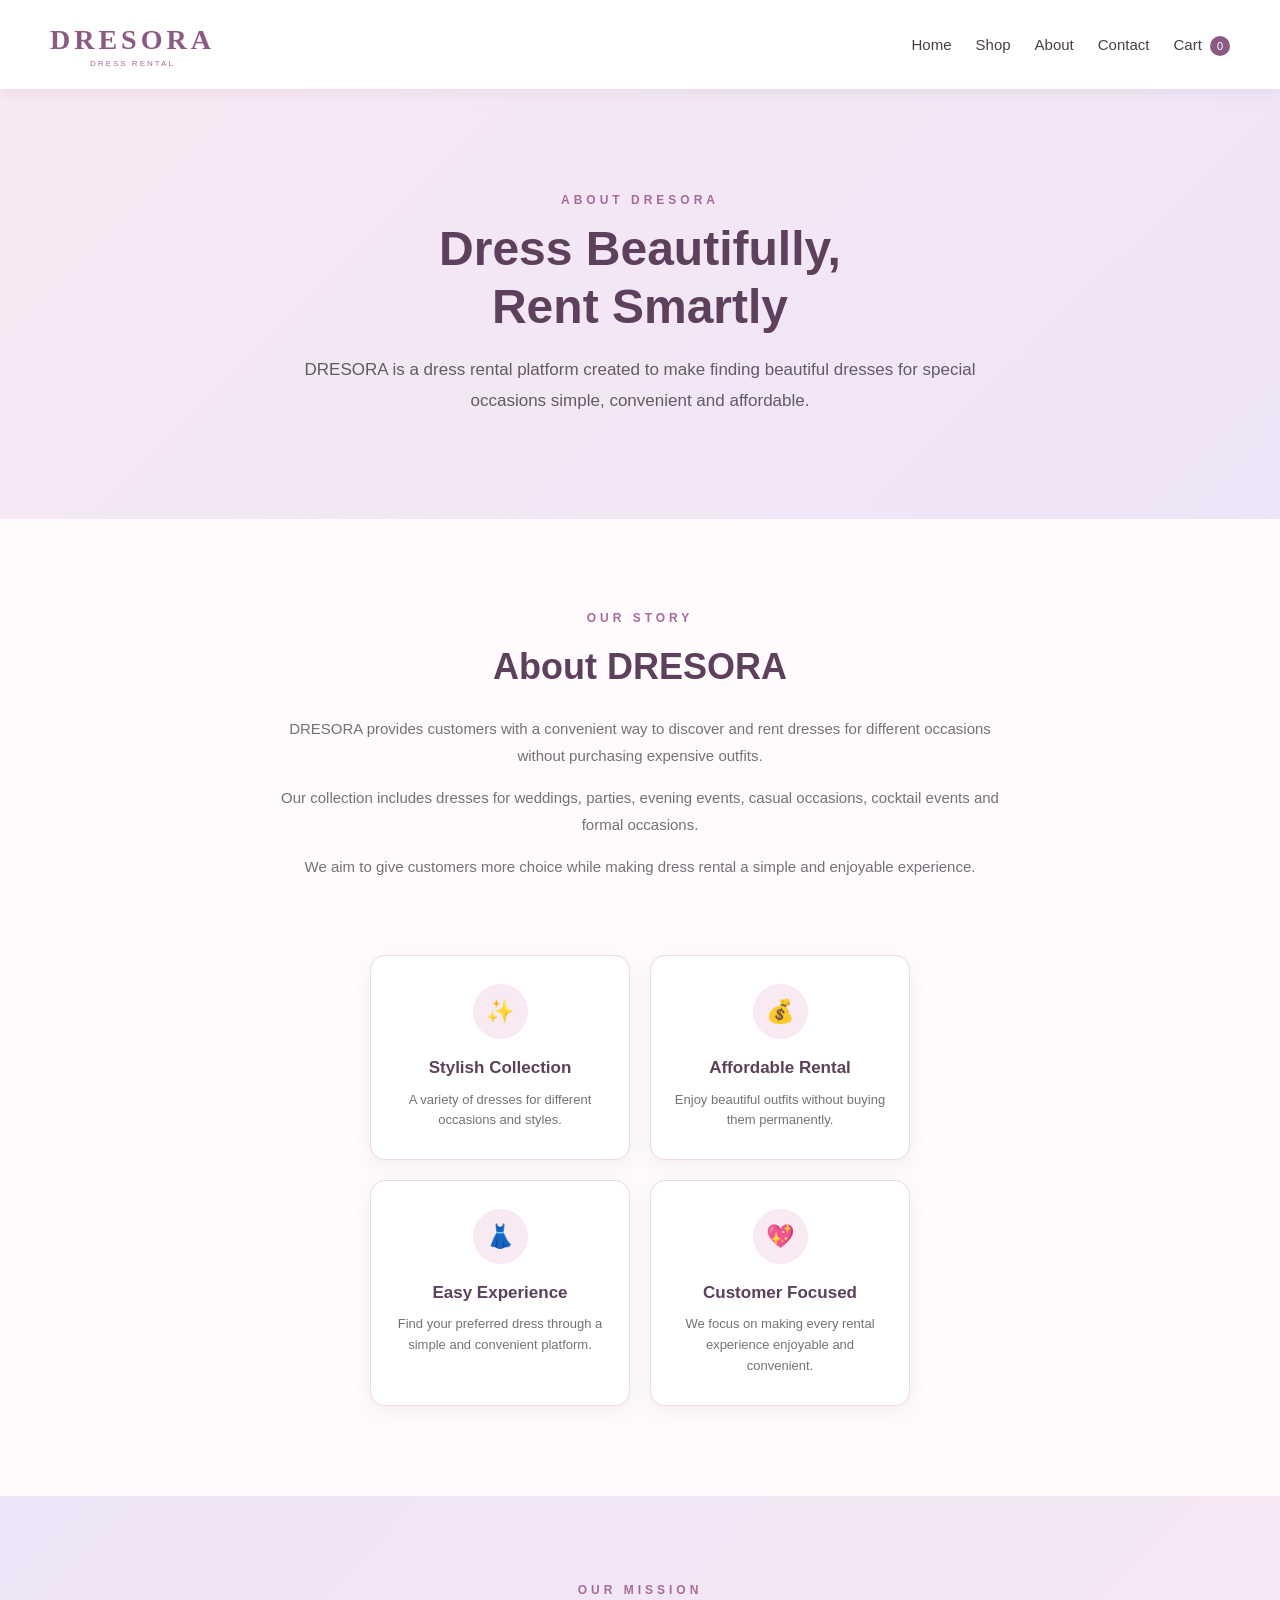
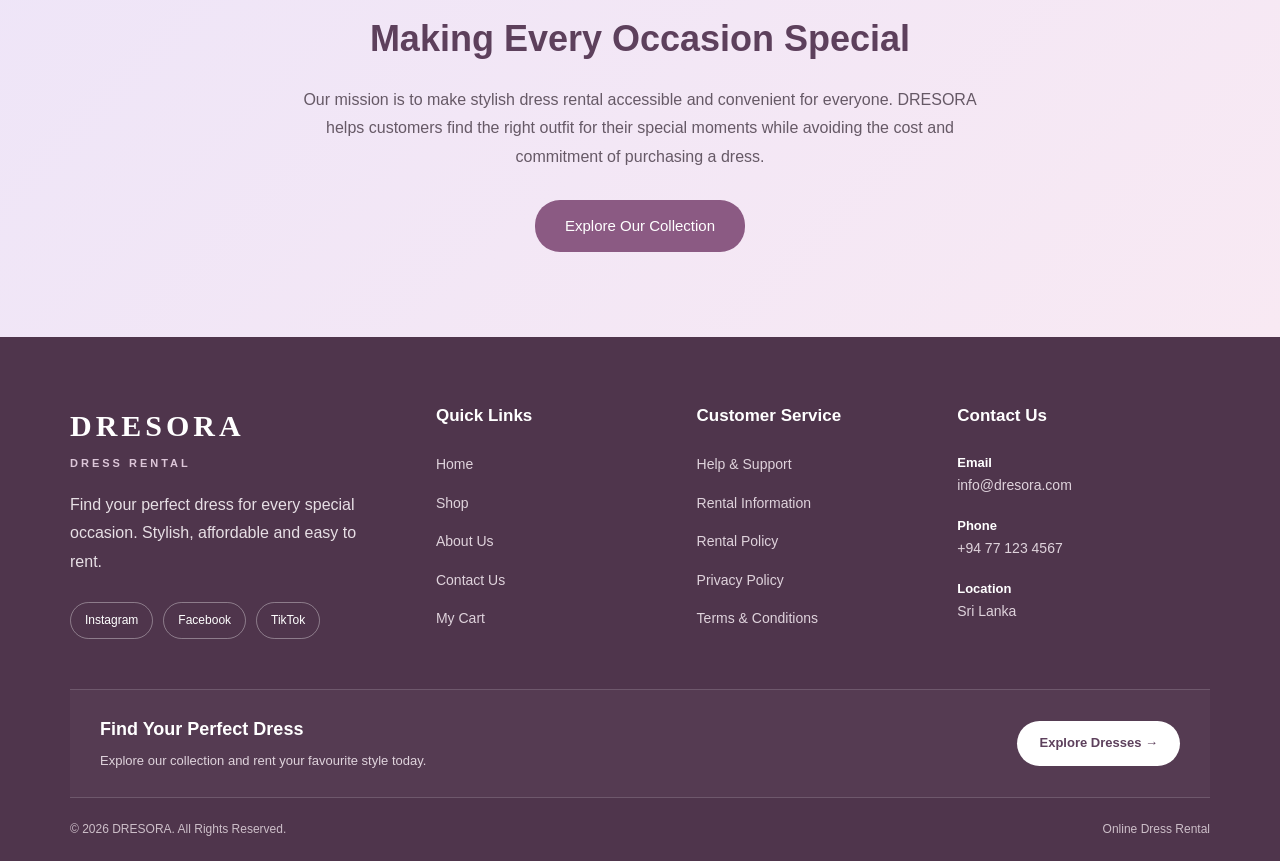
<file: about.html>
<!DOCTYPE html>
<html lang="en">

<head>
    <meta charset="UTF-8">
    <meta name="viewport" content="width=device-width, initial-scale=1.0">

    <title>About Us - DRESORA</title>

    <link rel="stylesheet" href="style.css">
</head>

<body>

    <!-- =========================
         NAVIGATION BAR
    ========================== -->

    <header>

        <nav>

            <div class="logo">
                <span>DRESORA</span>
                <small>DRESS RENTAL</small>
            </div>

            <ul>

                <li>
                   <a href="/Dresora/index.php">Home</a>
                </li>

                <li>
                    <a href="products.php">Shop</a>
                </li>

                <li>
                    <a href="about.html">About</a>
                </li>

                <li>
                    <a href="contact.html">Contact</a>
                </li>

              

                <li>
                   <a href="/Dresora/cart.php">
    Cart
    <span class="cart-count">0</span>
</a>
                </li>

            </ul>

        </nav>

    </header>


    <!-- =========================
         ABOUT HERO
    ========================== -->

    <section class="about-hero">

        <div class="about-hero-content">

            <p class="section-subtitle">
                ABOUT DRESORA
            </p>

            <h1>
                Dress Beautifully,
                <br>
                Rent Smartly
            </h1>

            <p>
                DRESORA is a dress rental platform created to make
                finding beautiful dresses for special occasions
                simple, convenient and affordable.
            </p>

        </div>

    </section>


    <!-- =========================
         ABOUT DRESORA
    ========================== -->

    <section class="about-section">

        <div class="about-container">

            <div class="about-content">

                <p class="section-subtitle">
                    OUR STORY
                </p>

                <h2>
                    About DRESORA
                </h2>

                <p>
                    DRESORA provides customers with a convenient way
                    to discover and rent dresses for different
                    occasions without purchasing expensive outfits.
                </p>

                <p>
                    Our collection includes dresses for weddings,
                    parties, evening events, casual occasions,
                    cocktail events and formal occasions.
                </p>

                <p>
                    We aim to give customers more choice while
                    making dress rental a simple and enjoyable
                    experience.
                </p>

            </div>


            <div class="about-highlight">

                <div class="about-card">

                    <div class="about-icon">
                        ✨
                    </div>

                    <h3>
                        Stylish Collection
                    </h3>

                    <p>
                        A variety of dresses for different
                        occasions and styles.
                    </p>

                </div>


                <div class="about-card">

                    <div class="about-icon">
                        💰
                    </div>

                    <h3>
                        Affordable Rental
                    </h3>

                    <p>
                        Enjoy beautiful outfits without buying
                        them permanently.
                    </p>

                </div>


                <div class="about-card">

                    <div class="about-icon">
                        👗
                    </div>

                    <h3>
                        Easy Experience
                    </h3>

                    <p>
                        Find your preferred dress through a
                        simple and convenient platform.
                    </p>

                </div>


                <div class="about-card">

                    <div class="about-icon">
                        💖
                    </div>

                    <h3>
                        Customer Focused
                    </h3>

                    <p>
                        We focus on making every rental experience
                        enjoyable and convenient.
                    </p>

                </div>

            </div>

        </div>

    </section>


    <!-- =========================
         OUR MISSION
    ========================== -->

    <section class="mission-section">

        <div class="mission-content">

            <p class="section-subtitle">
                OUR MISSION
            </p>

            <h2>
                Making Every Occasion Special
            </h2>

            <p>
                Our mission is to make stylish dress rental
                accessible and convenient for everyone.
                DRESORA helps customers find the right outfit
                for their special moments while avoiding the
                cost and commitment of purchasing a dress.
            </p>

            <a href="products.php" class="btn">
                Explore Our Collection
            </a>

        </div>

    </section>


    <!-- =========================
     PROFESSIONAL FOOTER
========================== -->

<footer class="professional-footer">

    <div class="footer-container">

        <!-- Brand -->
        <div class="footer-column footer-brand">

            <h2>DRESORA</h2>

            <p class="footer-tagline">
                DRESS RENTAL
            </p>

            <p>
                Find your perfect dress for every special
                occasion. Stylish, affordable and easy to rent.
            </p>

            <div class="footer-social">
                <a href="#" aria-label="Instagram">Instagram</a>
                <a href="#" aria-label="Facebook">Facebook</a>
                <a href="#" aria-label="TikTok">TikTok</a>
            </div>

        </div>


        <!-- Quick Links -->
        <div class="footer-column">

            <h3>Quick Links</h3>

            <ul>
                <li>
                    <a href="index.php">Home</a>
                </li>

                <li>
                    <a href="products.php">Shop</a>
                </li>

                <li>
                    <a href="about.html">About Us</a>
                </li>

                <li>
                    <a href="contact.html">Contact Us</a>
                </li>

                <li>
                    <a href="cart.php">My Cart</a>
                </li>
            </ul>

        </div>


        <!-- Customer Service -->
        <div class="footer-column">

            <h3>Customer Service</h3>

            <ul>
                <li>
                    <a href="contact.html">Help & Support</a>
                </li>

                <li>
                    <a href="contact.html">Rental Information</a>
                </li>

                <li>
                    <a href="#">Rental Policy</a>
                </li>

                <li>
                    <a href="#">Privacy Policy</a>
                </li>

                <li>
                    <a href="#">Terms & Conditions</a>
                </li>
            </ul>

        </div>


        <!-- Contact -->
        <div class="footer-column footer-contact">

            <h3>Contact Us</h3>

            <p>
                <strong>Email</strong><br>
                info@dresora.com
            </p>

            <p>
                <strong>Phone</strong><br>
                +94 77 123 4567
            </p>

            <p>
                <strong>Location</strong><br>
                Sri Lanka
            </p>

        </div>

    </div>


    <!-- Newsletter / CTA -->
    <div class="footer-newsletter">

        <div>
            <h3>Find Your Perfect Dress</h3>

            <p>
                Explore our collection and rent your favourite style today.
            </p>
        </div>

        <a href="products.php" class="footer-shop-btn">
            Explore Dresses →
        </a>

    </div>


    <!-- Bottom -->
    <div class="footer-bottom">

        <p>
            © 2026 DRESORA. All Rights Reserved.
        </p>

        <p>
            Online Dress Rental
        </p>

    </div>

</footer>
              
               

    
<script>
function updateCartCount() {

    const cart =
        JSON.parse(localStorage.getItem("cart")) || [];

    document.querySelectorAll(".cart-count").forEach(function(count) {
        count.textContent = cart.length;
    });
}

updateCartCount();
</script>
</body>

</html>
</file>
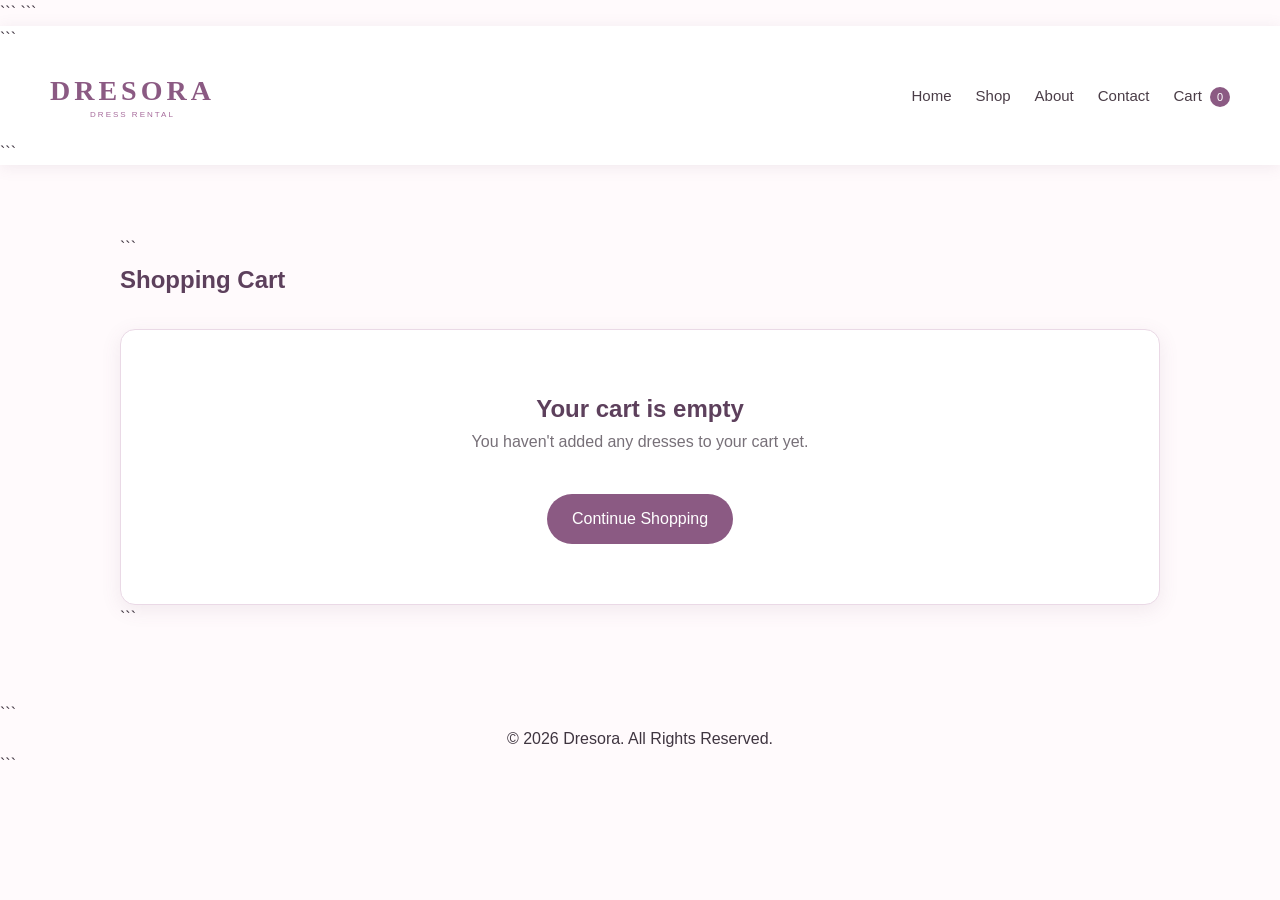
<file: cart.html>
<!DOCTYPE html>

<html lang="en">

<head>

```
<meta charset="UTF-8">
<meta name="viewport" content="width=device-width, initial-scale=1.0">

<title>Dresora - Shopping Cart</title>

<link rel="stylesheet" href="style.css">

<style>

    .cart-page {
        max-width: 1100px;
        margin: auto;
        padding: 70px 30px;
    }

    .cart-page h1 {
        color: #5d405c;
        margin-bottom: 30px;
    }

    .cart-layout {
        display: flex;
        gap: 30px;
        align-items: flex-start;
    }

    .cart-items {
        flex: 1;
    }

    .cart-item {
        display: flex;
        gap: 20px;
        background: white;
        padding: 20px;
        margin-bottom: 20px;
        border-radius: 15px;
        box-shadow: 0 5px 20px rgba(120, 80, 110, 0.10);
        transition: 0.3s;
    }

    .cart-item.unselected {
        opacity: 0.55;
    }

    .cart-item img {
        width: 130px;
        height: 160px;
        object-fit: cover;
        border-radius: 10px;
    }

    .cart-item-info {
        flex: 1;
    }

    .cart-item-info h3 {
        color: #5d405c;
        margin: 0 0 10px;
    }

    .cart-item-info p {
        color: #777078;
        margin: 6px 0;
    }

    .cart-item-price {
        color: #8b5a83;
        font-weight: bold;
        font-size: 18px;
        margin-top: 10px;
    }


    /* =========================
       CHECKBOX
    ========================= */

    .select-item {
        width: 22px;
        height: 22px;
        margin-top: 5px;
        accent-color: #8b5a83;
        cursor: pointer;
        flex-shrink: 0;
    }

    .select-label {
        color: #5d405c;
        font-weight: bold;
        cursor: pointer;
    }


    /* =========================
       QUANTITY
    ========================= */

    .quantity-control {
        display: flex;
        align-items: center;
        gap: 10px;
        margin-top: 15px;
    }

    .quantity-control button {
        width: 32px;
        height: 32px;

        border: 1px solid #dcc6d8;

        background: white;
        color: #8b5a83;

        border-radius: 6px;

        cursor: pointer;

        font-size: 18px;
        font-weight: bold;

        transition: 0.2s;
    }

    .quantity-control button:hover {
        background: #8b5a83;
        color: white;
    }

    .quantity-number {
        min-width: 25px;
        text-align: center;

        font-weight: bold;
        color: #5d405c;
    }


    /* =========================
       SUMMARY
    ========================= */

    .cart-summary {
        width: 320px;

        background: white;

        padding: 25px;

        border-radius: 15px;

        box-shadow:
            0 5px 20px
            rgba(120, 80, 110, 0.10);
    }

    .cart-summary h2 {
        color: #5d405c;
        margin-top: 0;
    }

    .summary-row {
        display: flex;
        justify-content: space-between;

        margin: 15px 0;

        color: #665966;
    }

    .summary-total {
        border-top: 1px solid #dcc6d8;

        padding-top: 15px;

        font-size: 20px;

        font-weight: bold;

        color: #5d405c;
    }

    .summary-total span {
        color: #8b5a83;
    }


    /* =========================
       CHECKOUT
    ========================= */

    .checkout-btn {
        display: block;

        text-align: center;

        text-decoration: none;

        margin-top: 20px;

        padding: 13px;

        background: #8b5a83;

        color: white;

        border-radius: 25px;

        font-weight: bold;

        transition: 0.3s;
    }

    .checkout-btn:hover {
        background: #6f4568;
    }


    /* =========================
       CONTINUE SHOPPING
    ========================= */

    .continue-shopping {
        display: block;

        text-align: center;

        margin-top: 15px;

        color: #8b5a83;

        font-weight: bold;

        text-decoration: none;
    }


    /* =========================
       EMPTY CART
    ========================= */

    .empty-cart {
        text-align: center;

        padding: 60px 20px;

        background: white;

        border-radius: 15px;

        box-shadow:
            0 5px 20px
            rgba(120, 80, 110, 0.10);
    }

    .empty-cart h2 {
        color: #5d405c;
    }

    .empty-cart p {
        color: #777078;
    }

    .shop-btn {
        display: inline-block;

        margin-top: 15px;

        padding: 12px 25px;

        background: #8b5a83;

        color: white;

        text-decoration: none;

        border-radius: 25px;
    }


    /* =========================
       RESPONSIVE
    ========================= */

    @media (max-width: 768px) {

        .cart-layout {
            flex-direction: column;
        }

        .cart-summary {
            width: auto;
        }

        .cart-item {
            flex-direction: column;
        }

        .cart-item img {
            width: 100%;
            height: 300px;
        }

    }

</style>
```

</head>

<body>

<!-- =========================
     HEADER
========================= -->

<header>

```
<nav>

    <div class="logo">

        <span>DRESORA</span>

        <small>
            DRESS RENTAL
        </small>

    </div>


    <ul>

        <li>
            <a href="index.html">
                Home
            </a>
        </li>

        <li>
            <a href="products.html">
                Shop
            </a>
        </li>

        <li>
            <a href="about.html">
                About
            </a>
        </li>

        <li>
            <a href="contact.html">
                Contact
            </a>
        </li>

        <li>

            <a href="cart.html">

                Cart

                <span class="cart-count">
                    0
                </span>

            </a>

        </li>

    </ul>

</nav>
```

</header>

<!-- =========================
     MAIN
========================= -->

<main>

<section class="cart-page">

```
<h1>
    Shopping Cart
</h1>


<!-- =========================
     EMPTY CART
========================= -->

<div id="emptyCart"
     class="empty-cart">

    <h2>
        Your cart is empty
    </h2>

    <p>
        You haven't added any dresses
        to your cart yet.
    </p>

    <a href="products.html"
       class="shop-btn">

        Continue Shopping

    </a>

</div>


<!-- =========================
     CART LAYOUT
========================= -->

<div id="cartLayout"
     class="cart-layout"
     style="display:none;">


    <!-- =========================
         CART ITEMS
    ========================= -->

    <div id="cartItems"
         class="cart-items">
    </div>


    <!-- =========================
         ORDER SUMMARY
    ========================= -->

    <div class="cart-summary">


        <h2>
            Order Summary
        </h2>


        <div class="summary-row">

            <span>
                Selected Items
            </span>

            <span id="totalItems">
                0
            </span>

        </div>


        <div class="summary-row">

            <span>
                Subtotal
            </span>

            <span>

                Rs.
                <span id="subtotal">
                    0
                </span>

            </span>

        </div>


        <div class="summary-row summary-total">

            <span>
                Total
            </span>

            <span>

                Rs.
                <span id="totalPrice">
                    0
                </span>

            </span>

        </div>


        <a href="checkout.html"
           class="checkout-btn">

            Proceed to Checkout

        </a>


        <a href="products.html"
           class="continue-shopping">

            ← Continue Shopping

        </a>

    </div>

</div>
```

</section>

</main>

<!-- =========================
     FOOTER
========================= -->

<footer>

```
<div class="footer-bottom">

    <p style="text-align:center;">

        © 2026 Dresora.
        All Rights Reserved.

    </p>

</div>
```

</footer>

<script>


/* ==========================================
   GET CART FROM LOCAL STORAGE
========================================== */

function getCart() {

    return JSON.parse(
        localStorage.getItem("cart")
    ) || [];

}


/* ==========================================
   SAVE CART
========================================== */

function saveCart(cart) {

    localStorage.setItem(
        "cart",
        JSON.stringify(cart)
    );

}


/* ==========================================
   DISPLAY CART
========================================== */

function displayCart() {

    let cart = getCart();


    const emptyCart =
        document.getElementById(
            "emptyCart"
        );


    const cartLayout =
        document.getElementById(
            "cartLayout"
        );


    const cartItems =
        document.getElementById(
            "cartItems"
        );


    /* ==========================================
       CHECK WHETHER CART IS EMPTY
    ========================================== */

    if (cart.length === 0) {

        emptyCart.style.display =
            "block";

        cartLayout.style.display =
            "none";

        updateCartCount();

        return;

    }


    /* ==========================================
       SHOW CART
    ========================================== */

    emptyCart.style.display =
        "none";

    cartLayout.style.display =
        "flex";


    cartItems.innerHTML = "";


    let subtotal = 0;

    let totalQuantity = 0;


    /* ==========================================
       DISPLAY EACH CART ITEM
    ========================================== */

    cart.forEach(
        function(item, index) {


            /* ==================================
               OLD CART ITEMS
            ================================== */

            if (
                item.quantity === undefined ||
                item.quantity === null
            ) {

                item.quantity = 1;

            }


            /* ==================================
               OLD CART ITEMS
               ARE SELECTED BY DEFAULT
            ================================== */

            if (
                item.selected === undefined
            ) {

                item.selected = true;

            }


            const quantity =
                Number(item.quantity);


            /* ==================================
               UNIT PRICE

               totalPrice already represents
               the rental price for 5 days.
            ================================== */

            const unitPrice =
                Number(
                    String(
                        item.totalPrice ||
                        item.price ||
                        "0"
                    ).replace(/,/g, "")
                );


            const itemTotal =
                unitPrice * quantity;


            /* ==================================
               ONLY SELECTED ITEMS COUNT
            ================================== */

            if (item.selected) {

                subtotal += itemTotal;

                totalQuantity += quantity;

            }


            /* ==================================
               CREATE CART ID
            ================================== */

            if (!item.cartId) {

                item.cartId =
                    Date.now() +
                    "-" +
                    index;

            }


            /* ==================================
               CREATE CART ITEM
            ================================== */

            const itemDiv =
                document.createElement(
                    "div"
                );


            itemDiv.className =
                "cart-item";


            if (!item.selected) {

                itemDiv.classList.add(
                    "unselected"
                );

            }


            itemDiv.innerHTML = `

                <!-- CHECKBOX -->

                <input
                    type="checkbox"
                    class="select-item"
                    ${item.selected ? "checked" : ""}
                    onchange="toggleItem('${item.cartId}')"
                    title="Select this item"
                >


                <img
                    src="${item.image}"
                    alt="${item.name}"
                >


                <div class="cart-item-info">


                    <h3>
                        ${item.name}
                    </h3>


                    <p>

                        <strong>
                            Category:
                        </strong>

                        ${item.category || "Dress"}

                    </p>


                    <p>

                        <strong>
                            Size:
                        </strong>

                        ${item.size || "N/A"}

                    </p>


                    <p>

                        <strong>
                            Rental Start:
                        </strong>

                        ${item.startDate || "N/A"}

                    </p>


                    <p>

                        <strong>
                            Expected Return:
                        </strong>

                        ${
                            item.expectedReturnDate ||
                            item.endDate ||
                            "N/A"
                        }

                    </p>


                    <p>

                        <strong>
                            Rental Period:
                        </strong>

                        ${item.rentalDays || 5}
                        days

                    </p>


                    <div class="cart-item-price">

                        Rs.
                        ${itemTotal.toLocaleString()}

                    </div>


                    <!-- QUANTITY -->

                    <div class="quantity-control">


                        <button
                            onclick="decreaseQuantity('${item.cartId}')">

                            −

                        </button>


                        <span class="quantity-number">

                            ${quantity}

                        </span>


                        <button
                            onclick="increaseQuantity('${item.cartId}')">

                            +

                        </button>


                    </div>


                </div>

            `;


            cartItems.appendChild(
                itemDiv
            );

        }
    );


    /* ==========================================
       SAVE UPDATED CART
    ========================================== */

    saveCart(cart);


    /* ==========================================
       UPDATE SUMMARY
    ========================================== */

    document.getElementById(
        "totalItems"
    ).textContent =
        totalQuantity;


    document.getElementById(
        "subtotal"
    ).textContent =
        subtotal.toLocaleString();


    document.getElementById(
        "totalPrice"
    ).textContent =
        subtotal.toLocaleString();


    /* ==========================================
       UPDATE NAVBAR COUNT
    ========================================== */

    updateCartCount();

}


/* ==========================================
   CHECK / UNCHECK ITEM
========================================== */

function toggleItem(cartId) {

    let cart = getCart();


    const item =
        cart.find(
            function(item) {

                return item.cartId === cartId;

            }
        );


    if (item) {

        item.selected =
            !item.selected;

    }


    saveCart(cart);


    displayCart();

}


/* ==========================================
   INCREASE QUANTITY
========================================== */

function increaseQuantity(cartId) {

    let cart = getCart();


    const item =
        cart.find(
            function(item) {

                return item.cartId === cartId;

            }
        );


    if (item) {

        item.quantity =
            Number(item.quantity || 1) + 1;

    }


    saveCart(cart);


    displayCart();

}


/* ==========================================
   DECREASE QUANTITY
========================================== */

function decreaseQuantity(cartId) {

    let cart = getCart();


    const item =
        cart.find(
            function(item) {

                return item.cartId === cartId;

            }
        );


    if (item) {

        item.quantity =
            Number(item.quantity || 1) - 1;


        /* ================================
           REMOVE WHEN QUANTITY = 0
        ================================= */

        if (item.quantity <= 0) {

            cart =
                cart.filter(
                    function(cartItem) {

                        return (
                            cartItem.cartId !==
                            cartId
                        );

                    }
                );

        }

    }


    saveCart(cart);


    displayCart();

}


/* ==========================================
   UPDATE CART BADGE
========================================== */

function updateCartCount() {

    const cart = getCart();


    let totalQuantity = 0;


    cart.forEach(
        function(item) {

            /* Only selected items */

            if (
                item.selected !== false
            ) {

                totalQuantity +=
                    Number(
                        item.quantity || 1
                    );

            }

        }
    );


    document.querySelectorAll(
        ".cart-count"
    ).forEach(
        function(count) {

            count.textContent =
                totalQuantity;

        }
    );

}


/* ==========================================
   INITIAL DISPLAY
========================================== */

displayCart();


</script>

</body>

</html>
</file>
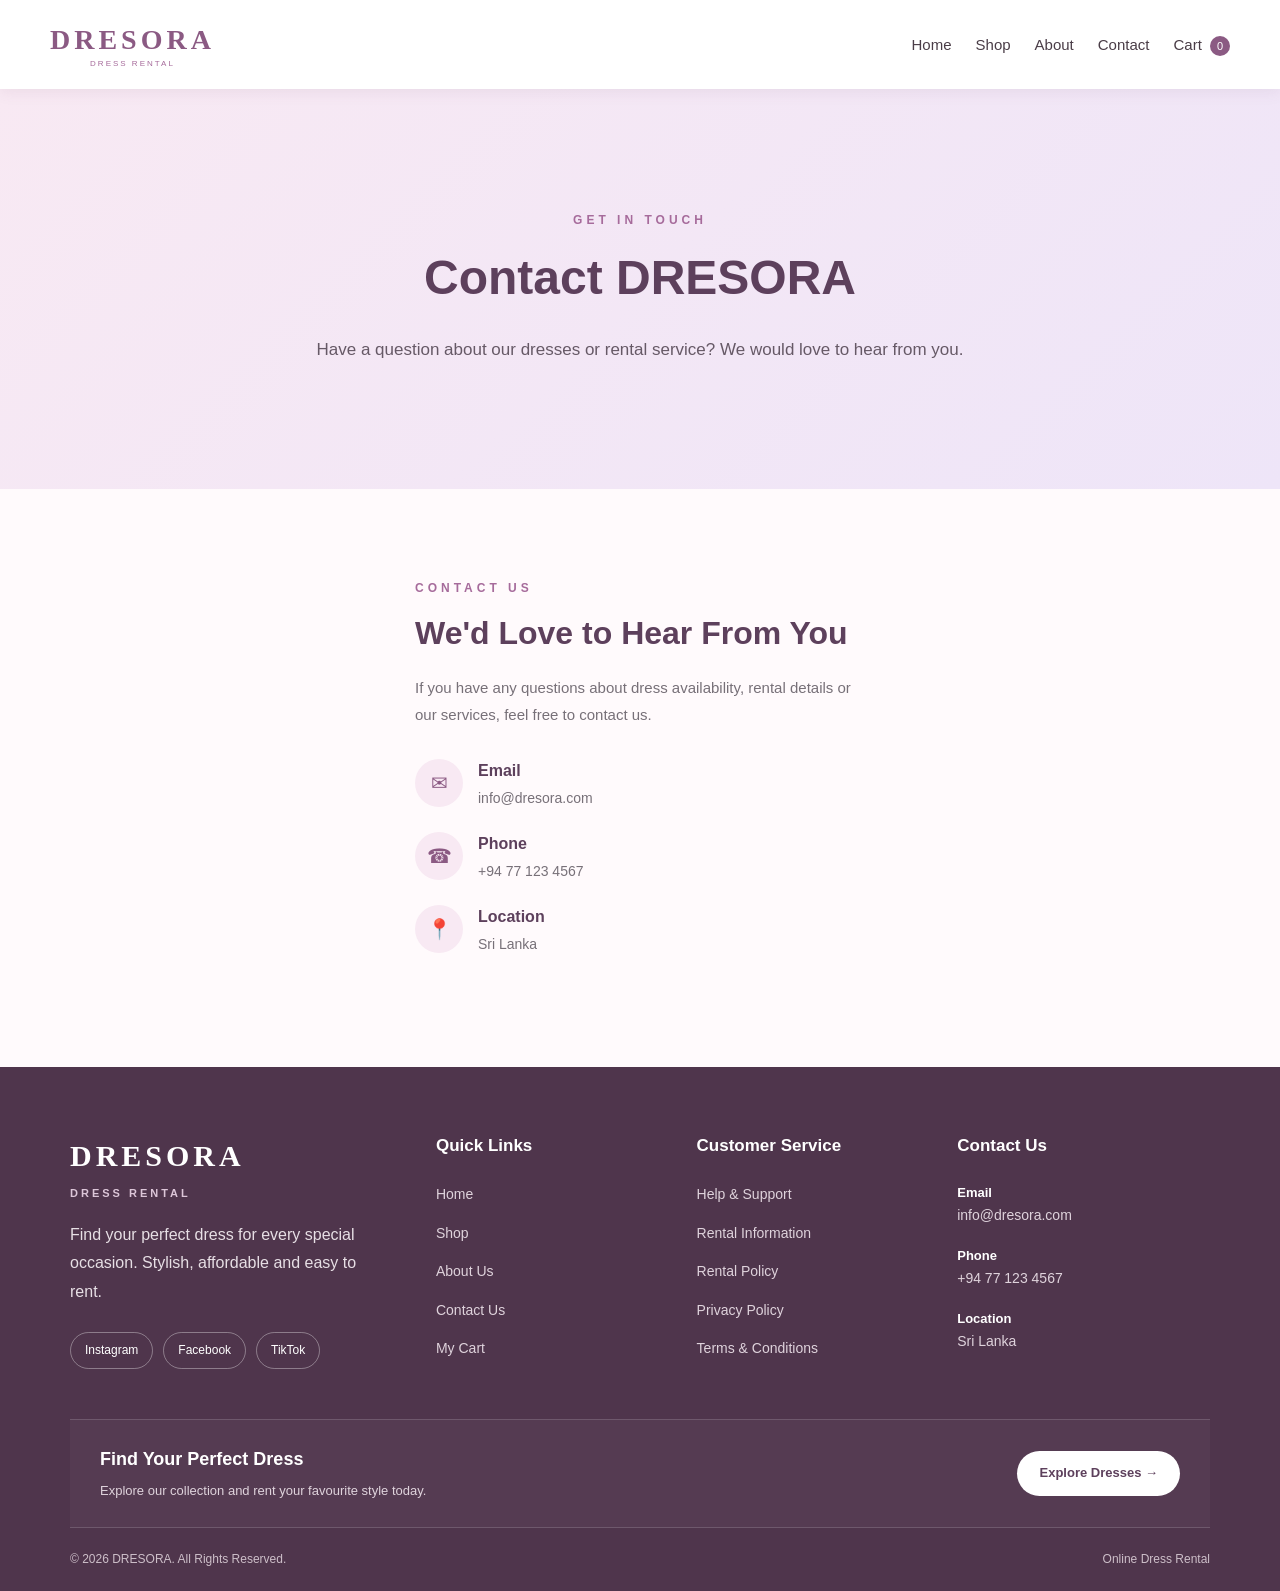
<file: contact.html>
<!DOCTYPE html>
<html lang="en">

<head>
    <meta charset="UTF-8">
    <meta name="viewport" content="width=device-width, initial-scale=1.0">

    <title>Contact Us - DRESORA</title>

    <link rel="stylesheet" href="style.css">
</head>

<body>

    <!-- =========================
         NAVIGATION BAR
    ========================== -->

    <header>

        <nav>

            <div class="logo">
                <span>DRESORA</span>
                <small>DRESS RENTAL</small>
            </div>

            <ul>
                <li>
                    <a href="index.php">Home</a>
                </li>

                <li>
                    <a href="products.php">Shop</a>
                </li>

                <li>
                    <a href="about.html">About</a>
                </li>

                <li>
                    <a href="contact.html">Contact</a>
                </li>

               

                <li>
                    <a href="cart.php">
                        Cart
                        <span class="cart-count">0</span>
                    </a>
                </li>

            </ul>

        </nav>

    </header>


    <!-- =========================
         CONTACT HERO
    ========================== -->

    <section class="contact-hero">

        <div class="contact-hero-content">

            <p class="section-subtitle">
                GET IN TOUCH
            </p>

            <h1>
                Contact DRESORA
            </h1>

            <p>
                Have a question about our dresses or rental service?
                We would love to hear from you.
            </p>

        </div>

    </section>


    <!-- =========================
         CONTACT SECTION
    ========================== -->

    <section class="contact-section">

        <div class="contact-container">


            <!-- CONTACT INFORMATION -->

            <div class="contact-info">

                <p class="section-subtitle">
                    CONTACT US
                </p>

                <h2>
                    We'd Love to Hear From You
                </h2>

                <p class="contact-description">
                    If you have any questions about dress availability,
                    rental details or our services, feel free to
                    contact us.
                </p>


                <div class="contact-item">

                    <div class="contact-icon">
                        ✉
                    </div>

                    <div>
                        <h3>Email</h3>

                        <p>
                            info@dresora.com
                        </p>
                    </div>

                </div>


                <div class="contact-item">

                    <div class="contact-icon">
                        ☎
                    </div>

                    <div>
                        <h3>Phone</h3>

                        <p>
                            +94 77 123 4567
                        </p>
                    </div>

                </div>


                <div class="contact-item">

                    <div class="contact-icon">
                        📍
                    </div>

                    <div>
                        <h3>Location</h3>

                        <p>
                            Sri Lanka
                        </p>
                    </div>

                </div>

            </div>


     

                    </div>


              

            </div>

        </div>

    </section>


    

               
                  <!-- =========================
     PROFESSIONAL FOOTER
========================== -->

<footer class="professional-footer">

    <div class="footer-container">

        <!-- Brand -->
        <div class="footer-column footer-brand">

            <h2>DRESORA</h2>

            <p class="footer-tagline">
                DRESS RENTAL
            </p>

            <p>
                Find your perfect dress for every special
                occasion. Stylish, affordable and easy to rent.
            </p>

            <div class="footer-social">
                <a href="#" aria-label="Instagram">Instagram</a>
                <a href="#" aria-label="Facebook">Facebook</a>
                <a href="#" aria-label="TikTok">TikTok</a>
            </div>

        </div>


        <!-- Quick Links -->
        <div class="footer-column">

            <h3>Quick Links</h3>

            <ul>
                <li>
                    <a href="index.php">Home</a>
                </li>

                <li>
                    <a href="products.php">Shop</a>
                </li>

                <li>
                    <a href="about.html">About Us</a>
                </li>

                <li>
                    <a href="contact.html">Contact Us</a>
                </li>

                <li>
                    <a href="cart.php">My Cart</a>
                </li>
            </ul>

        </div>


        <!-- Customer Service -->
        <div class="footer-column">

            <h3>Customer Service</h3>

            <ul>
                <li>
                    <a href="contact.html">Help & Support</a>
                </li>

                <li>
                    <a href="contact.html">Rental Information</a>
                </li>

                <li>
                    <a href="#">Rental Policy</a>
                </li>

                <li>
                    <a href="#">Privacy Policy</a>
                </li>

                <li>
                    <a href="#">Terms & Conditions</a>
                </li>
            </ul>

        </div>


        <!-- Contact -->
        <div class="footer-column footer-contact">

            <h3>Contact Us</h3>

            <p>
                <strong>Email</strong><br>
                info@dresora.com
            </p>

            <p>
                <strong>Phone</strong><br>
                +94 77 123 4567
            </p>

            <p>
                <strong>Location</strong><br>
                Sri Lanka
            </p>

        </div>

    </div>


    <!-- Newsletter / CTA -->
    <div class="footer-newsletter">

        <div>
            <h3>Find Your Perfect Dress</h3>

            <p>
                Explore our collection and rent your favourite style today.
            </p>
        </div>

        <a href="products.php" class="footer-shop-btn">
            Explore Dresses →
        </a>

    </div>


    <!-- Bottom -->
    <div class="footer-bottom">

        <p>
            © 2026 DRESORA. All Rights Reserved.
        </p>

        <p>
            Online Dress Rental
        </p>

    </div>

</footer>


    <!-- =========================
         JAVASCRIPT
    ========================== -->

    <script>

        document
            .getElementById("contactForm")
            .addEventListener("submit", function(event) {

                event.preventDefault();

                alert(
                    "Thank you! Your message has been sent successfully."
                );

                this.reset();

            });
            
function updateCartCount() {

    const cart =
        JSON.parse(localStorage.getItem("cart")) || [];

    document.querySelectorAll(".cart-count").forEach(function(count) {
        count.textContent = cart.length;
    });
}

updateCartCount();


    </script>

</body>

</html>
</file>
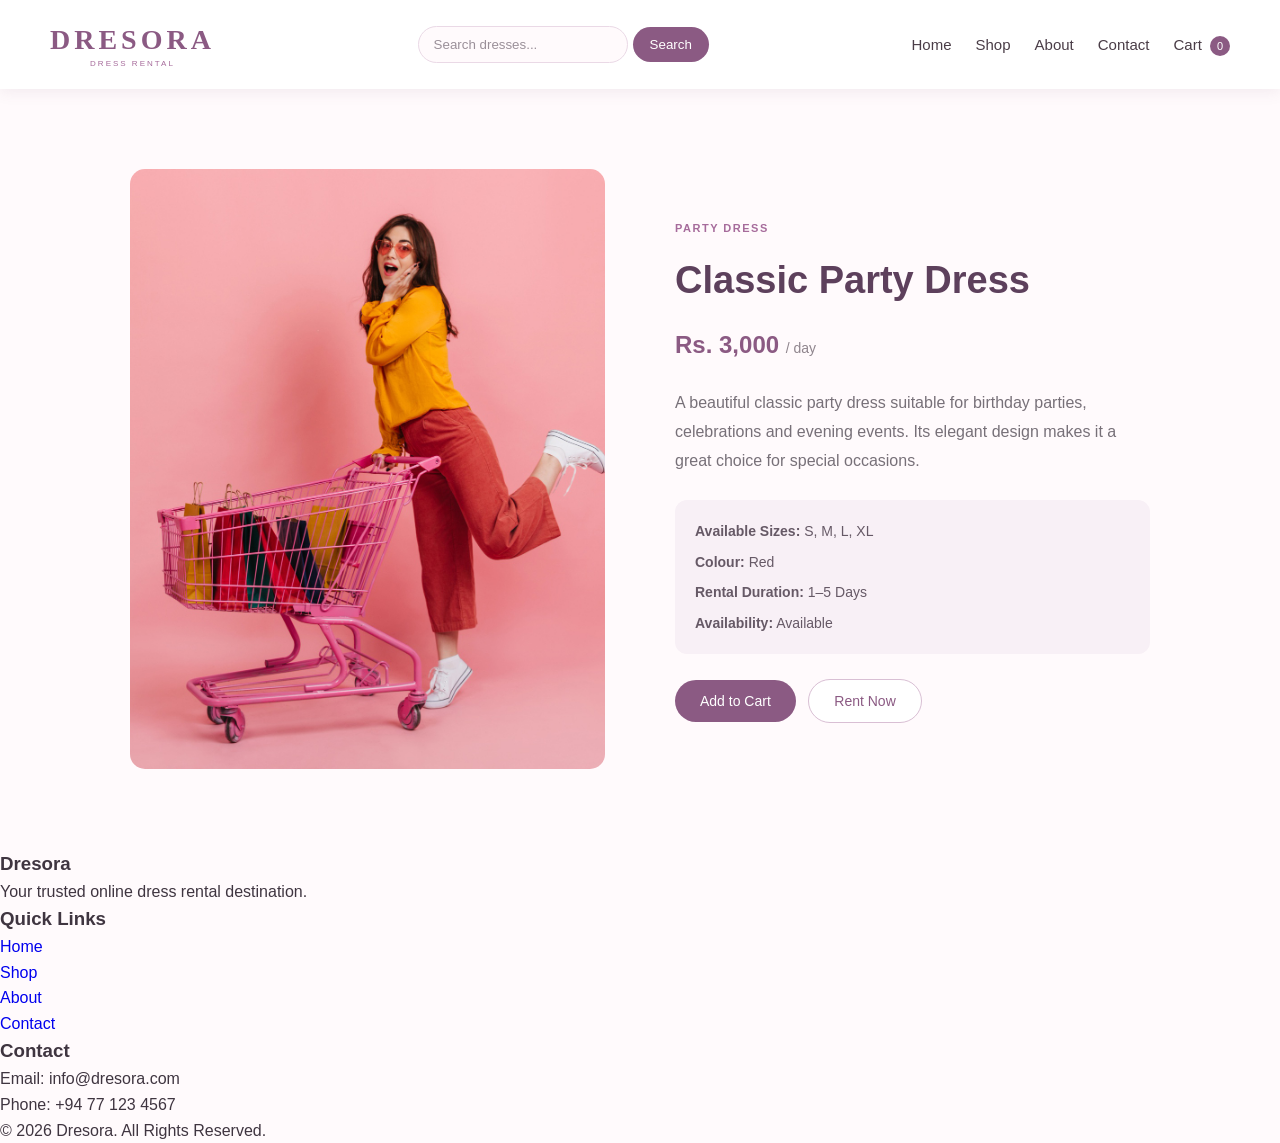
<file: product2.html>
<!DOCTYPE html>
<html lang="en">
<head>
    <meta charset="UTF-8">
    <meta name="viewport" content="width=device-width, initial-scale=1.0">
    <title>Dresora - Classic Party Dress</title>
    <link rel="stylesheet" href="style.css">
</head>

<body>

<header>
    <nav>
        <div class="logo">
            <span>DRESORA</span>
            <small>DRESS RENTAL</small>
        </div>

        <div class="search-box">
            <input type="text" placeholder="Search dresses...">
            <button>Search</button>
        </div>

        <ul>
             <li><a href="index.php">Home</a></li>
            <li><a href="products.php">Shop</a></li>
            <li><a href="about,html">About</a></li>
            <li><a href="contact.htm">Contact</a></li>
            <li><a href="cart.php">Cart <span class="cart-count">0</span></a></li>
        </ul>
    </nav>
</header>

<main>

<section class="product-details">

    <div class="details-image">
        <img src="images/dress2.jpg" alt="Classic Party Dress">
    </div>

    <div class="details-content">

        <span class="product-category">Party Dress</span>

        <h1>Classic Party Dress</h1>

        <p class="details-price">
            Rs. 3,000 <span>/ day</span>
        </p>

        <p>
            A beautiful classic party dress suitable for birthday
            parties, celebrations and evening events. Its elegant
            design makes it a great choice for special occasions.
        </p>

        <div class="details-info">
            <p><strong>Available Sizes:</strong> S, M, L, XL</p>
            <p><strong>Colour:</strong> Red</p>
            <p><strong>Rental Duration:</strong> 1–5 Days</p>
            <p><strong>Availability:</strong> Available</p>
        </div>

        <button class="details-btn">Add to Cart</button>
        <button class="details-btn secondary-details-btn">Rent Now</button>

    </div>

</section>

</main>

<footer>
    <div class="footer-container">

        <div class="footer-section">
            <h3>Dresora</h3>
            <p>Your trusted online dress rental destination.</p>
        </div>

        <div class="footer-section">
            <h3>Quick Links</h3>
            <ul>
                <li><a href="index.php">Home</a></li>
                <li><a href="products.php">Shop</a></li>
                <li><a href="about.html">About</a></li>
                <li><a href="contact.html">Contact</a></li>
            </ul>
        </div>

        <div class="footer-section">
            <h3>Contact</h3>
            <p>Email: info@dresora.com</p>
            <p>Phone: +94 77 123 4567</p>
        </div>

    </div>

    <div class="footer-bottom">
        <p>© 2026 Dresora. All Rights Reserved.</p>
    </div>
</footer>

</body>
</html>
</file>
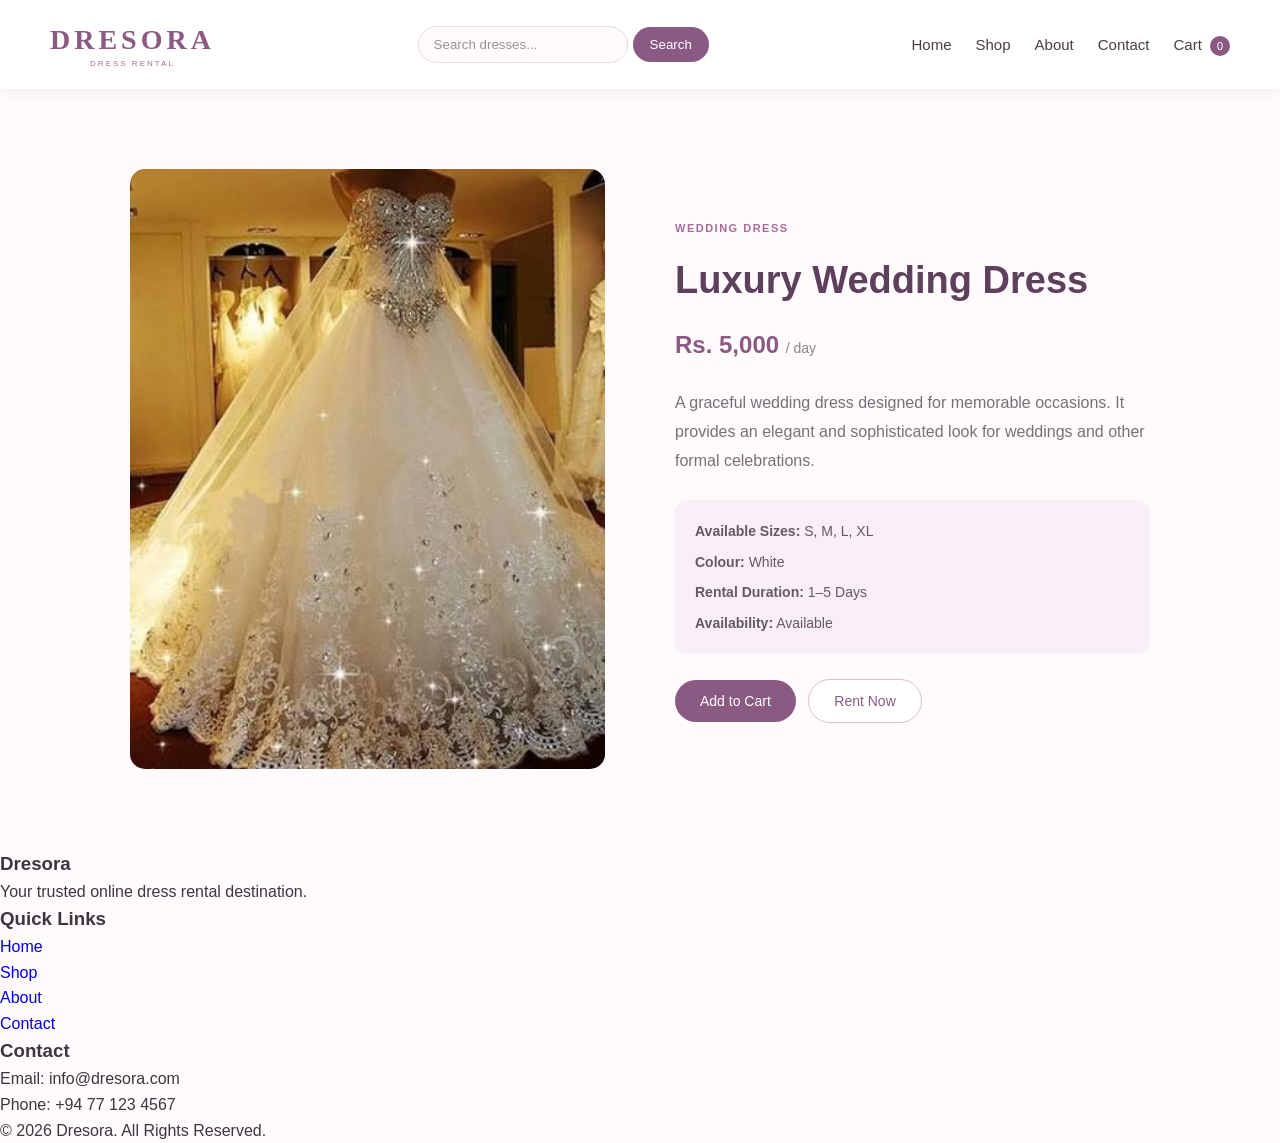
<file: product4.html>
<!DOCTYPE html>
<html lang="en">
<head>
    <meta charset="UTF-8">
    <meta name="viewport" content="width=device-width, initial-scale=1.0">
    <title>Dresora - Luxury Wedding Dress</title>
    <link rel="stylesheet" href="style.css">
</head>

<body>

<header>
    <nav>
        <div class="logo">
            <span>DRESORA</span>
            <small>DRESS RENTAL</small>
        </div>

        <div class="search-box">
            <input type="text" placeholder="Search dresses...">
            <button>Search</button>
        </div>

        <ul>
            <li><a href="index.php">Home</a></li>
            <li><a href="products.php">Shop</a></li>
            <li><a href="about.html">About</a></li>
            <li><a href="contact.html">Contact</a></li>
            <li><a href="cart.php">Cart <span class="cart-count">0</span></a></li>
        </ul>
    </nav>
</header>

<main>

<section class="product-details">

    <div class="details-image">
        <img src="images/dress4.jpg" alt="Luxury Wedding Dress">
    </div>

    <div class="details-content">

        <span class="product-category">Wedding Dress</span>

        <h1>Luxury Wedding Dress</h1>

        <p class="details-price">
            Rs. 5,000 <span>/ day</span>
        </p>

        <p>
            A graceful wedding dress designed for memorable occasions.
            It provides an elegant and sophisticated look for weddings
            and other formal celebrations.
        </p>

        <div class="details-info">
            <p><strong>Available Sizes:</strong> S, M, L, XL</p>
            <p><strong>Colour:</strong> White</p>
            <p><strong>Rental Duration:</strong> 1–5 Days</p>
            <p><strong>Availability:</strong> Available</p>
        </div>

        <button class="details-btn">Add to Cart</button>
        <button class="details-btn secondary-details-btn">Rent Now</button>

    </div>

</section>

</main>

<footer>
    <div class="footer-container">

        <div class="footer-section">
            <h3>Dresora</h3>
            <p>Your trusted online dress rental destination.</p>
        </div>

        <div class="footer-section">
            <h3>Quick Links</h3>
            <ul>
                <li><a href="index.php">Home</a></li>
                <li><a href="products.php">Shop</a></li>
                <li><a href="about.html">About</a></li>
                <li><a href="contact.html">Contact</a></li>
            </ul>
        </div>

        <div class="footer-section">
            <h3>Contact</h3>
            <p>Email: info@dresora.com</p>
            <p>Phone: +94 77 123 4567</p>
        </div>

    </div>

    <div class="footer-bottom">
        <p>© 2026 Dresora. All Rights Reserved.</p>
    </div>
</footer>

</body>
</html>
</file>
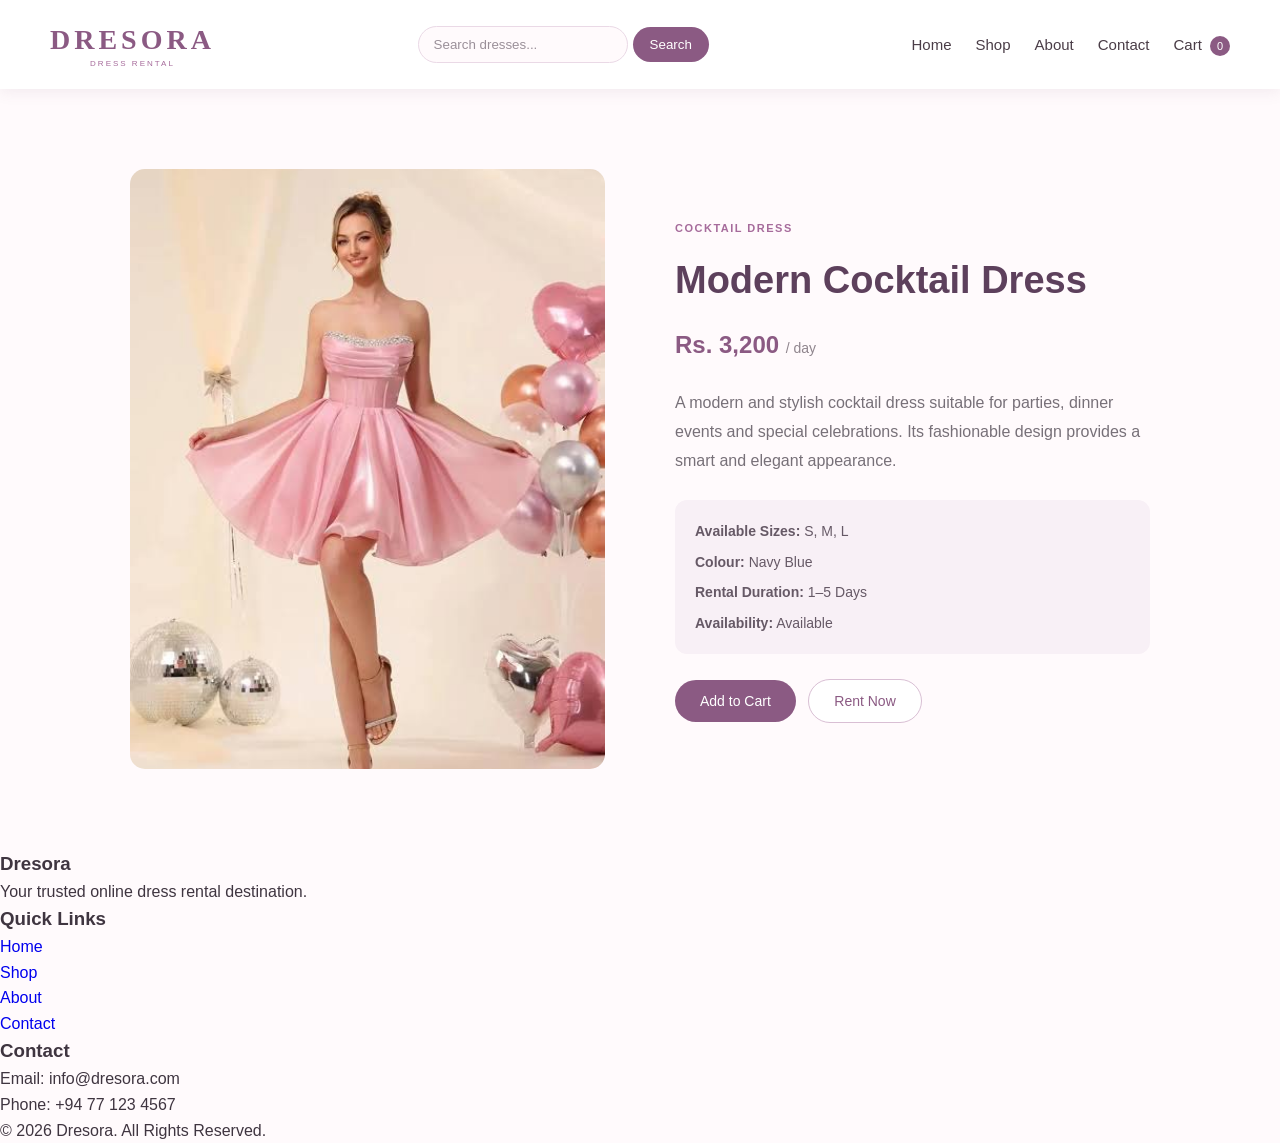
<file: product5.html>
<!DOCTYPE html>
<html lang="en">
<head>
    <meta charset="UTF-8">
    <meta name="viewport" content="width=device-width, initial-scale=1.0">
    <title>Dresora - Modern Cocktail Dress</title>
    <link rel="stylesheet" href="style.css">
</head>

<body>

<header>
    <nav>
        <div class="logo">
            <span>DRESORA</span>
            <small>DRESS RENTAL</small>
        </div>

        <div class="search-box">
            <input type="text" placeholder="Search dresses...">
            <button>Search</button>
        </div>

        <ul>
            <li><a href="index.php">Home</a></li>
            <li><a href="products.php">Shop</a></li>
            <li><a href="about.html">About</a></li>
            <li><a href="contact.html">Contact</a></li>
            <li><a href="cart.php">Cart <span class="cart-count">0</span></a></li>
        </ul>
    </nav>
</header>

<main>

<section class="product-details">

    <div class="details-image">
        <img src="images/dress5.jpg" alt="Modern Cocktail Dress">
    </div>

    <div class="details-content">

        <span class="product-category">Cocktail Dress</span>

        <h1>Modern Cocktail Dress</h1>

        <p class="details-price">
            Rs. 3,200 <span>/ day</span>
        </p>

        <p>
            A modern and stylish cocktail dress suitable for parties,
            dinner events and special celebrations. Its fashionable
            design provides a smart and elegant appearance.
        </p>

        <div class="details-info">
            <p><strong>Available Sizes:</strong> S, M, L</p>
            <p><strong>Colour:</strong> Navy Blue</p>
            <p><strong>Rental Duration:</strong> 1–5 Days</p>
            <p><strong>Availability:</strong> Available</p>
        </div>

        <button class="details-btn">Add to Cart</button>
        <button class="details-btn secondary-details-btn">Rent Now</button>

    </div>

</section>

</main>

<footer>
    <div class="footer-container">

        <div class="footer-section">
            <h3>Dresora</h3>
            <p>Your trusted online dress rental destination.</p>
        </div>

        <div class="footer-section">
            <h3>Quick Links</h3>
            <ul>
                <li><a href="index.php">Home</a></li>
                <li><a href="products.php">Shop</a></li>
                <li><a href="about.html">About</a></li>
                <li><a href="contact.html">Contact</a></li>
            </ul>
        </div>

        <div class="footer-section">
            <h3>Contact</h3>
            <p>Email: info@dresora.com</p>
            <p>Phone: +94 77 123 4567</p>
        </div>

    </div>

    <div class="footer-bottom">
        <p>© 2026 Dresora. All Rights Reserved.</p>
    </div>
</footer>

</body>
</html>
</file>
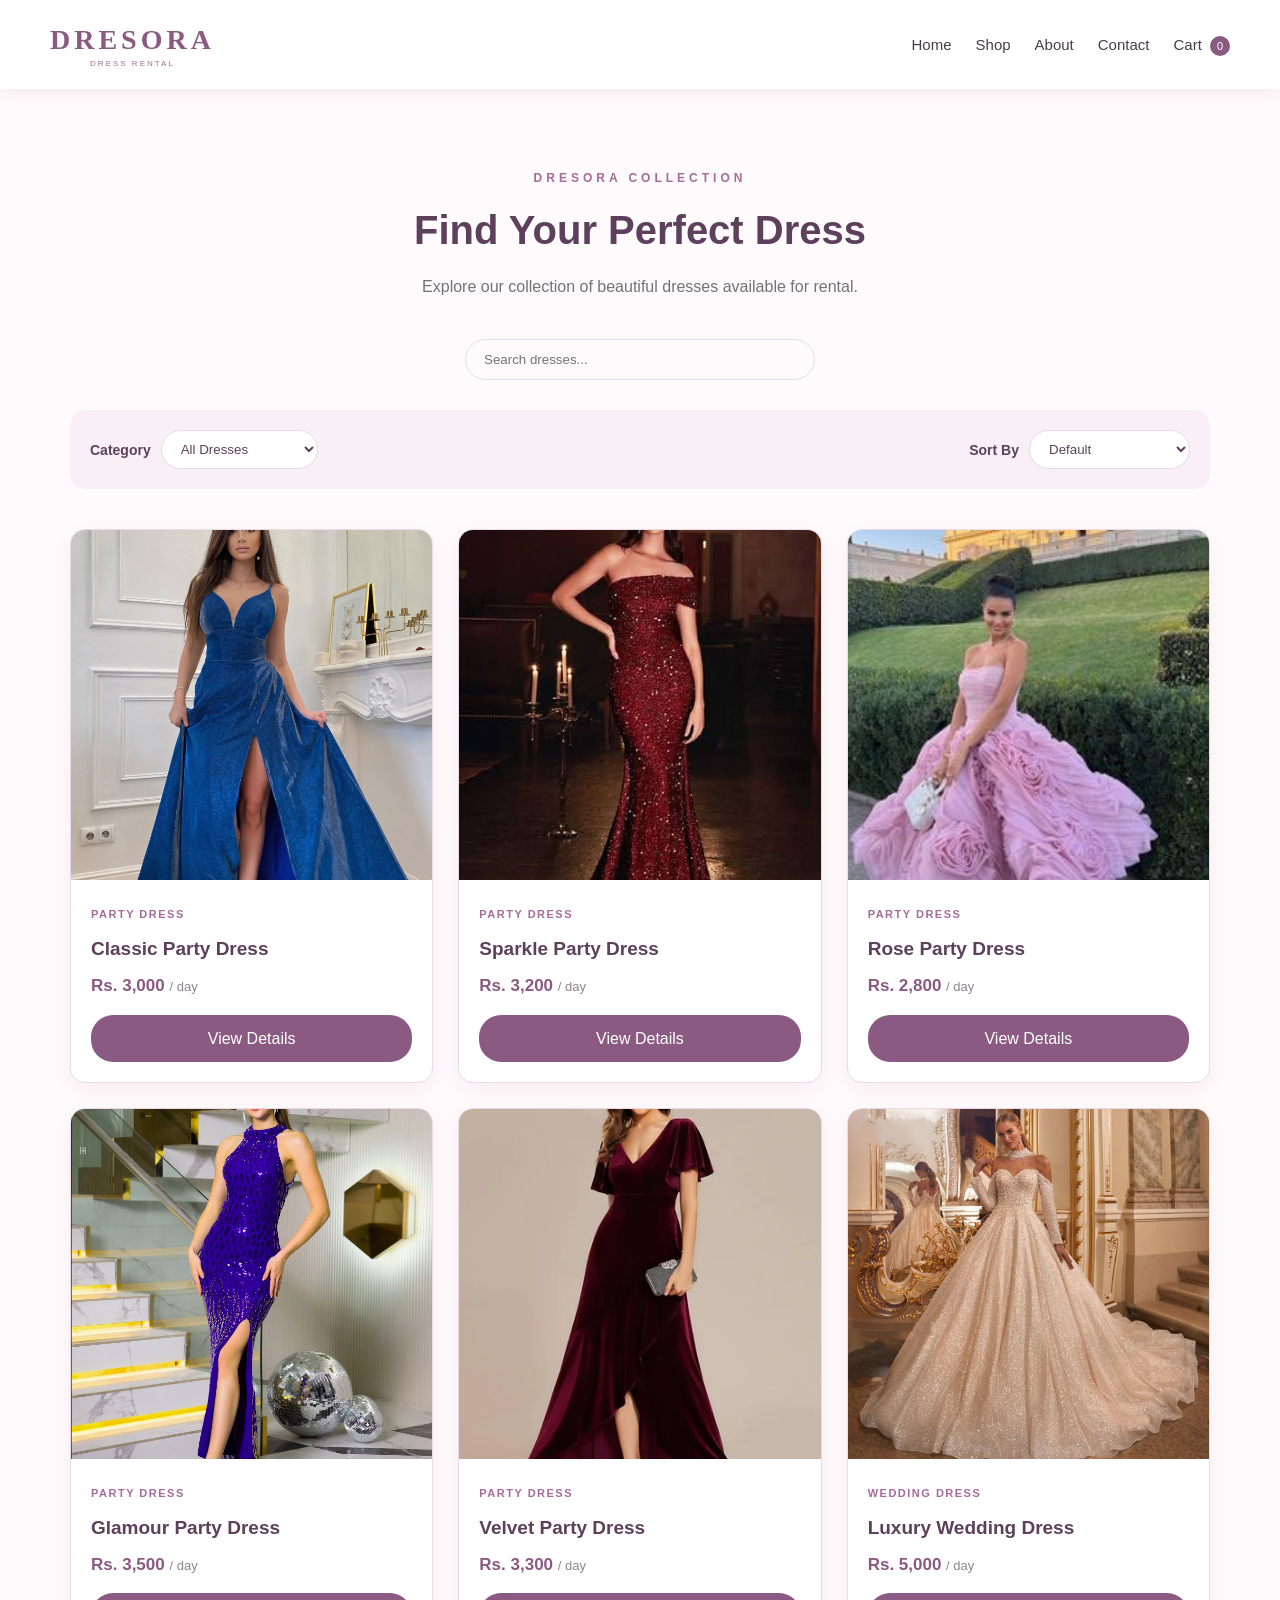
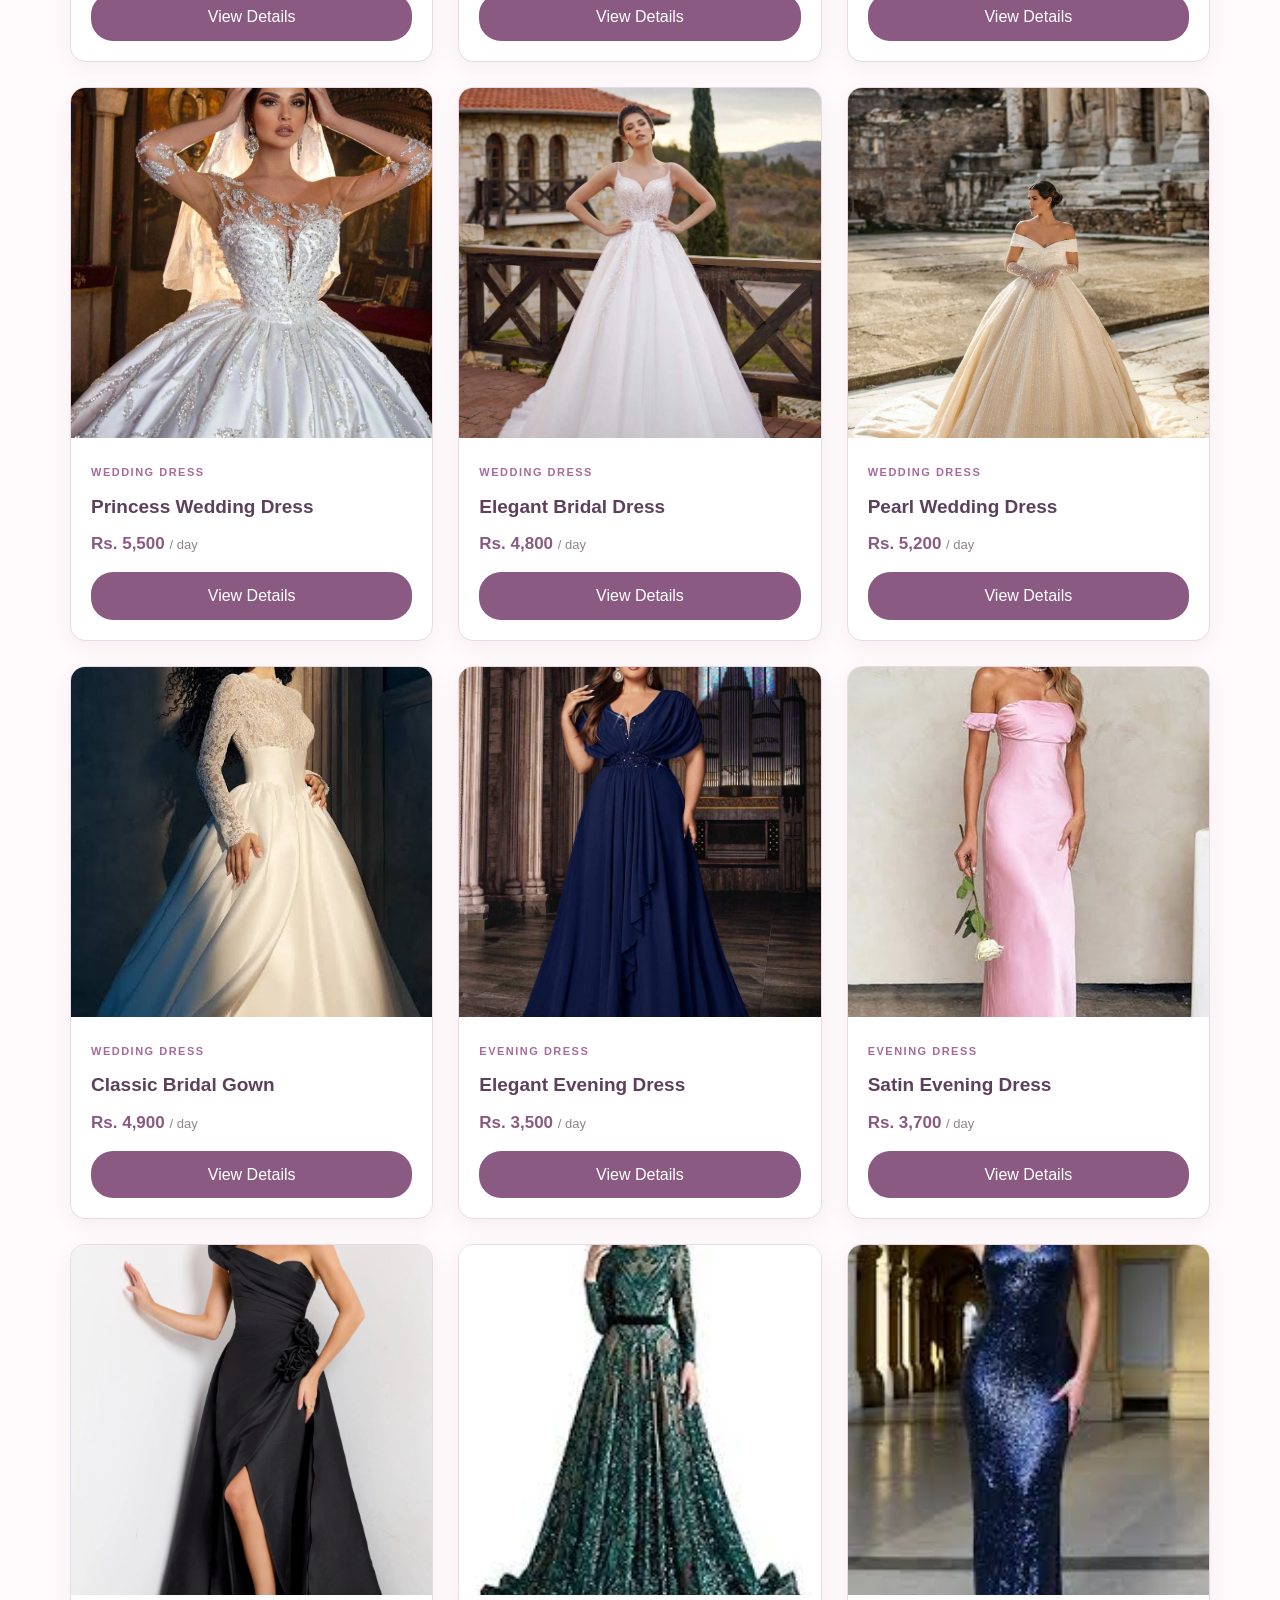
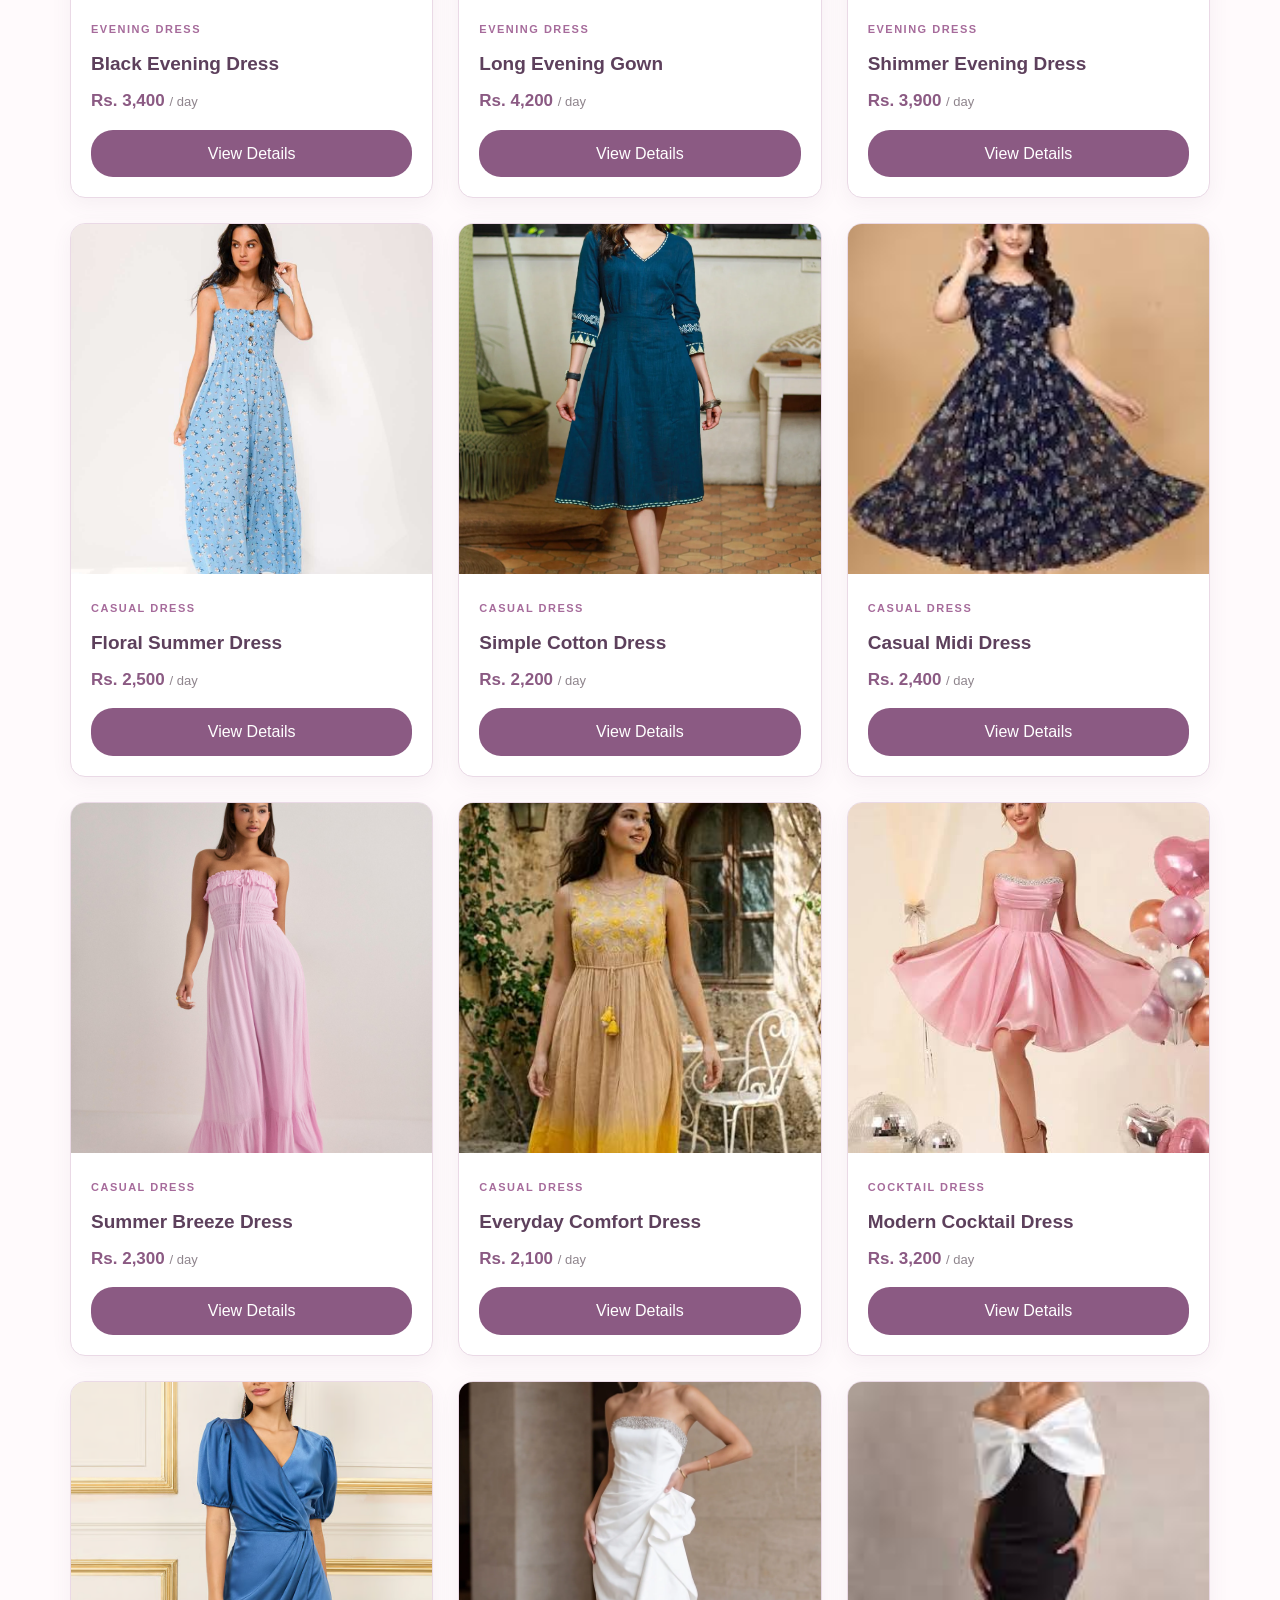
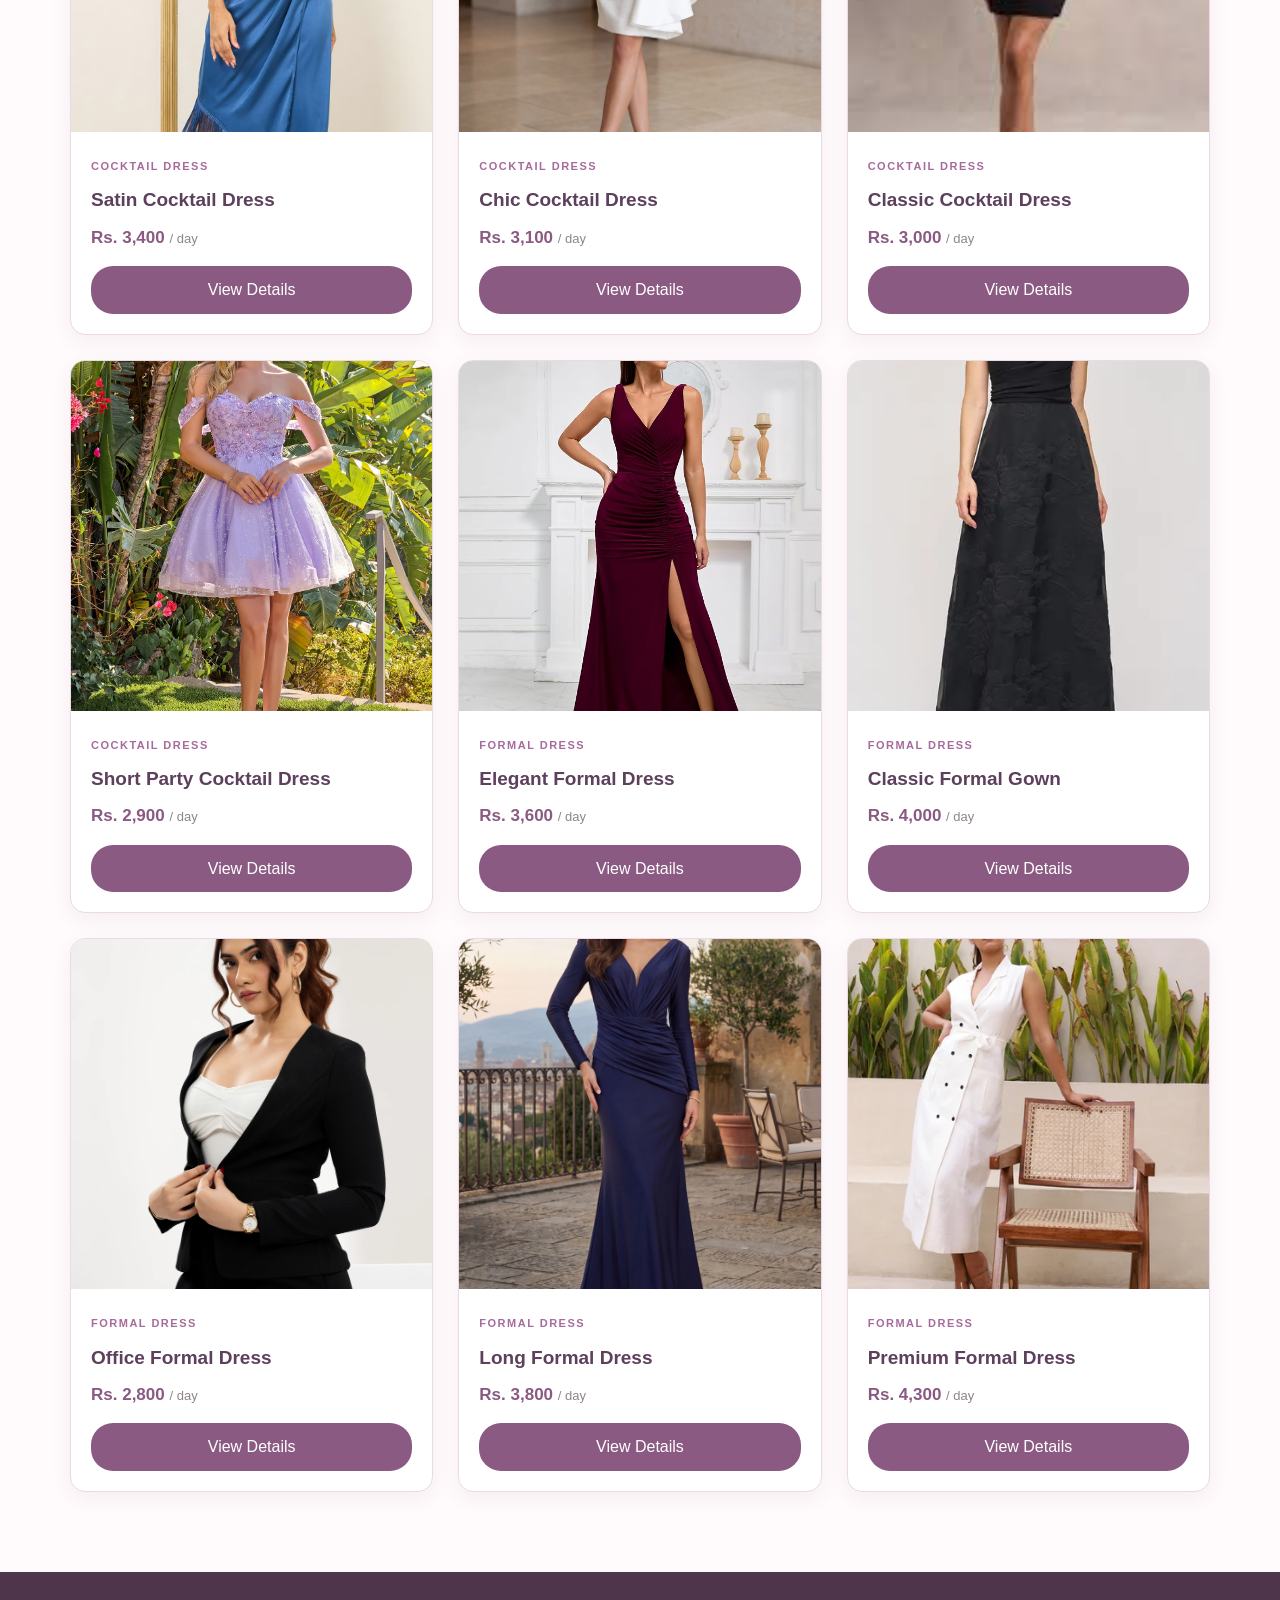
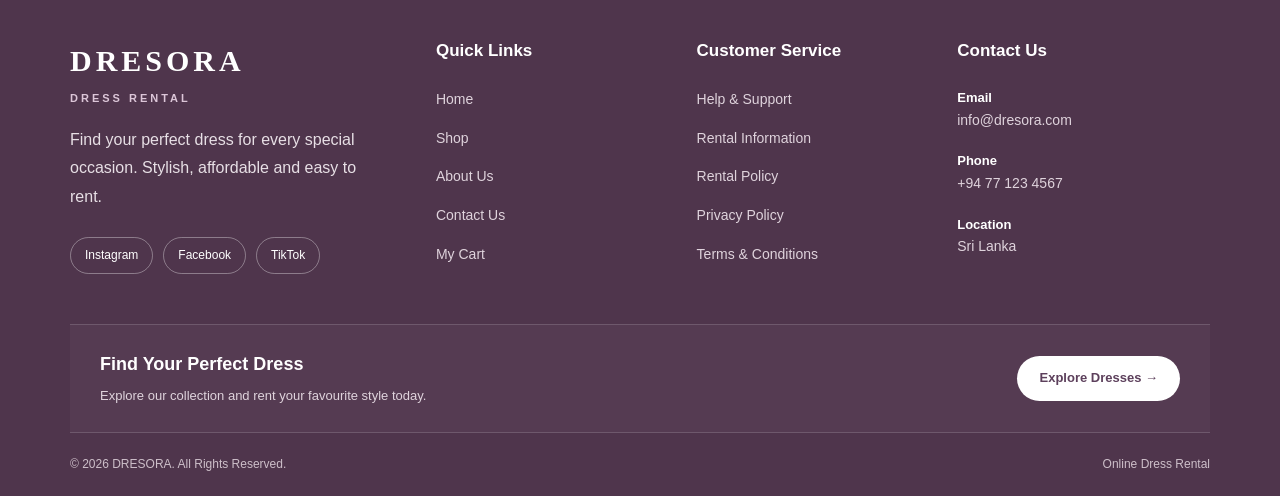
<file: products.html>
<!DOCTYPE html>
<html lang="en">

<head>
    <meta charset="UTF-8">
    <meta name="viewport" content="width=device-width, initial-scale=1.0">

    <title>Dresora - Shop</title>

    <link rel="stylesheet" href="style.css">

    <style>

        /* =========================
           PRODUCTS PAGE
        ========================= */

        .products-page {
            max-width: 1200px;
            margin: auto;
            padding: 80px 30px;
        }

        .products-heading {
            text-align: center;
            margin-bottom: 40px;
        }

        .products-heading h1 {
            color: #5d405c;
            font-size: 40px;
            margin-bottom: 12px;
        }

        .products-heading p:last-child {
            color: #777078;
        }


        /* =========================
           SEARCH
        ========================= */

        .shop-search {
            display: flex;
            justify-content: center;
            margin-bottom: 30px;
        }

        .shop-search input {
            width: 350px;
            padding: 12px 18px;
            border: 1px solid #ead9e6;
            border-radius: 25px;
            outline: none;
            background: #fffafc;
        }

        .shop-search input:focus {
            border-color: #a66b9b;
        }


        /* =========================
           FILTER + SORT
        ========================= */

        .filter-sort {
            display: flex;
            justify-content: space-between;
            align-items: center;
            gap: 20px;

            margin-bottom: 40px;
            padding: 20px;

            background: #f8f0f6;
            border-radius: 15px;
        }

        .filter-group {
            display: flex;
            align-items: center;
            gap: 10px;
        }

        .filter-group label {
            color: #5d405c;
            font-weight: bold;
        }

        .filter-group select {
            padding: 10px 15px;

            border: 1px solid #ead9e6;
            border-radius: 20px;

            background: #ffffff;
            color: #5d405c;

            outline: none;
            cursor: pointer;
        }

        .filter-group select:focus {
            border-color: #a66b9b;
        }


        /* =========================
           PRODUCTS GRID
        ========================= */

        .products-container {
            display: grid;

            grid-template-columns:
                repeat(3, 1fr);

            gap: 25px;
        }


        /* =========================
           PRODUCT CARD
        ========================= */

        .product-card {
            background: #ffffff;

            border: 1px solid #ead9e6;
            border-radius: 15px;

            overflow: hidden;

            box-shadow:
                0 6px 20px rgba(120, 80, 110, 0.07);

            transition: 0.3s;
        }

        .product-card:hover {
            transform: translateY(-7px);

            box-shadow:
                0 12px 28px rgba(120, 80, 110, 0.14);
        }


        /* =========================
           PRODUCT IMAGE
        ========================= */

        .product-image {
            width: 100%;
            height: 350px;

            background: #f3e8f1;

            overflow: hidden;
        }

        .product-image img {
            width: 100%;
            height: 100%;

            object-fit: cover;

            display: block;

            transition: 0.4s;
        }

        .product-card:hover
        .product-image img {
            transform: scale(1.04);
        }


        /* =========================
           PRODUCT INFORMATION
        ========================= */

        .product-info {
            padding: 20px;
        }

        .product-category {
            color: #a66b9b;

            font-size: 11px;

            font-weight: bold;

            letter-spacing: 1.5px;

            text-transform: uppercase;
        }

        .product-info h3 {
            color: #5d405c;

            font-size: 19px;

            margin: 8px 0;
        }

        .product-price {
            color: #8b5a83;

            font-size: 17px;

            font-weight: bold;

            margin-bottom: 15px;
        }

        .product-price span {
            color: #8f858d;

            font-size: 13px;

            font-weight: normal;
        }


        /* =========================
           VIEW DETAILS BUTTON
        ========================= */

        .product-btn {
            display: block;

            text-align: center;

            padding: 11px 20px;

            background: #8b5a83;

            color: #ffffff;

            border-radius: 22px;

            transition: 0.3s;
        }

        .product-btn:hover {
            background: #6f4568;

            transform: translateY(-2px);
        }


        /* =========================
           NO PRODUCTS
        ========================= */

        .no-products {
            display: none;

            text-align: center;

            color: #777078;

            padding: 50px;

            grid-column: 1 / -1;
        }


        /* =========================
           RESPONSIVE
        ========================= */

        @media (max-width: 900px) {

            .products-container {
                grid-template-columns:
                    repeat(2, 1fr);
            }

        }


        @media (max-width: 600px) {

            .products-page {
                padding: 50px 20px;
            }

            .products-heading h1 {
                font-size: 30px;
            }

            .filter-sort {
                flex-direction: column;

                align-items: stretch;
            }

            .filter-group {
                justify-content: space-between;
            }

            .shop-search input {
                width: 100%;
            }

            .products-container {
                grid-template-columns: 1fr;
            }

            .product-image {
                height: 380px;
            }

        }

    </style>

</head>


<body>


<!-- =========================
     NAVIGATION BAR
========================= -->

<header>

    
<nav>

    <div class="logo">
        <span>DRESORA</span>
        <small>DRESS RENTAL</small>
    </div>

    <ul>

        <li>
            <a href="/Dresora/index.php">
                Home
            </a>
        </li>

        <li>
            <a href="/Dresora/products.html">
                Shop
            </a>
        </li>

        <li>
            <a href="/Dresora/about.html">
                About
            </a>
        </li>

        <li>
            <a href="/Dresora/contact.html">
                Contact
            </a>
        </li>

        <li>
            <a href="/Dresora/cart.php">
                Cart
                <span class="cart-count">0</span>
            </a>
        </li>

    </ul>

</nav>



</header>



<!-- =========================
     MAIN CONTENT
========================= -->

<main>

<section class="products-page">


    <!-- PAGE HEADING -->

    <div class="products-heading">

        <p class="section-subtitle">
            DRESORA COLLECTION
        </p>

        <h1>
            Find Your Perfect Dress
        </h1>

        <p>
            Explore our collection of beautiful dresses
            available for rental.
        </p>

    </div>



    <!-- =========================
         SEARCH
    ========================= -->

    <div class="shop-search">

        <input
            type="text"
            id="searchInput"
            placeholder="Search dresses..."
            onkeyup="applyFilters()"
        >

    </div>



    <!-- =========================
         FILTER + SORT
    ========================= -->

    <div class="filter-sort">


        <!-- CATEGORY -->

        <div class="filter-group">

            <label for="categoryFilter">
                Category
            </label>

            <select
                id="categoryFilter"
                onchange="applyFilters()"
            >

                <option value="all">
                    All Dresses
                </option>

                <option value="party">
                    Party Dresses
                </option>

                <option value="wedding">
                    Wedding Dresses
                </option>

                <option value="evening">
                    Evening Dresses
                </option>

                <option value="casual">
                    Casual Dresses
                </option>

                <option value="cocktail">
                    Cocktail Dresses
                </option>

                <option value="formal">
                    Formal Dresses
                </option>

            </select>

        </div>



        <!-- SORT -->

        <div class="filter-group">

            <label for="sortFilter">
                Sort By
            </label>

            <select
                id="sortFilter"
                onchange="applyFilters()"
            >

                <option value="default">
                    Default
                </option>

                <option value="low-high">
                    Price: Low to High
                </option>

                <option value="high-low">
                    Price: High to Low
                </option>

                

            </select>

        </div>

    </div>



    <!-- =========================
         PRODUCTS
    ========================= -->

    <div
        class="products-container"
        id="productsContainer"
    >


        <!-- =========================
             PARTY DRESSES
        ========================= -->


        <div class="product-card"
             data-category="party"
             data-name="Classic Party Dress"
             data-price="3000">

            <div class="product-image">

                <img
                    src="images/party1.jpg"
                    alt="Classic Party Dress"
                >

            </div>

            <div class="product-info">

                <span class="product-category">
                    Party Dress
                </span>

                <h3>
                    Classic Party Dress
                </h3>

                <p class="product-price">
                    Rs. 3,000
                    <span>/ day</span>
                </p>

                <a
                    href="product-details.html?id=1"
                    class="product-btn"
                >
                    View Details
                </a>

            </div>

        </div>



        <div class="product-card"
             data-category="party"
             data-name="Sparkle Party Dress"
             data-price="3200">

            <div class="product-image">

                <img
                    src="images/party2.jpg"
                    alt="Sparkle Party Dress"
                >

            </div>

            <div class="product-info">

                <span class="product-category">
                    Party Dress
                </span>

                <h3>
                    Sparkle Party Dress
                </h3>

                <p class="product-price">
                    Rs. 3,200
                    <span>/ day</span>
                </p>

                <a
                    href="product-details.html?id=2"
                    class="product-btn"
                >
                    View Details
                </a>

            </div>

        </div>



        <div class="product-card"
             data-category="party"
             data-name="Rose Party Dress"
             data-price="2800">

            <div class="product-image">

                <img
                    src="images/party3.jpg"
                    alt="Rose Party Dress"
                >

            </div>

            <div class="product-info">

                <span class="product-category">
                    Party Dress
                </span>

                <h3>
                    Rose Party Dress
                </h3>

                <p class="product-price">
                    Rs. 2,800
                    <span>/ day</span>
                </p>

                <a
                    href="product-details.html?id=3"
                    class="product-btn"
                >
                    View Details
                </a>

            </div>

        </div>



        <div class="product-card"
             data-category="party"
             data-name="Glamour Party Dress"
             data-price="3500">

            <div class="product-image">

                <img
                    src="images/party4.jpg"
                    alt="Glamour Party Dress"
                >

            </div>

            <div class="product-info">

                <span class="product-category">
                    Party Dress
                </span>

                <h3>
                    Glamour Party Dress
                </h3>

                <p class="product-price">
                    Rs. 3,500
                    <span>/ day</span>
                </p>

                <a
                    href="product-details.html?id=4"
                    class="product-btn"
                >
                    View Details
                </a>

            </div>

        </div>



        <div class="product-card"
             data-category="party"
             data-name="Velvet Party Dress"
             data-price="3300">

            <div class="product-image">

                <img
                    src="images/party5.jpg"
                    alt="Velvet Party Dress"
                >

            </div>

            <div class="product-info">

                <span class="product-category">
                    Party Dress
                </span>

                <h3>
                    Velvet Party Dress
                </h3>

                <p class="product-price">
                    Rs. 3,300
                    <span>/ day</span>
                </p>

                <a
                    href="product-details.html?id=5"
                    class="product-btn"
                >
                    View Details
                </a>

            </div>

        </div>



        <!-- =========================
             WEDDING DRESSES
        ========================= -->


        <div class="product-card"
             data-category="wedding"
             data-name="Luxury Wedding Dress"
             data-price="5000">

            <div class="product-image">

                <img
                    src="images/wedding1.jpg"
                    alt="Luxury Wedding Dress"
                >

            </div>

            <div class="product-info">

                <span class="product-category">
                    Wedding Dress
                </span>

                <h3>
                    Luxury Wedding Dress
                </h3>

                <p class="product-price">
                    Rs. 5,000
                    <span>/ day</span>
                </p>

                <a
                    href="product-details.html?id=6"
                    class="product-btn"
                >
                    View Details
                </a>

            </div>

        </div>



        <div class="product-card"
             data-category="wedding"
             data-name="Princess Wedding Dress"
             data-price="5500">

            <div class="product-image">

                <img
                    src="images/wedding2.jpg"
                    alt="Princess Wedding Dress"
                >

            </div>

            <div class="product-info">

                <span class="product-category">
                    Wedding Dress
                </span>

                <h3>
                    Princess Wedding Dress
                </h3>

                <p class="product-price">
                    Rs. 5,500
                    <span>/ day</span>
                </p>

                <a
                    href="product-details.html?id=7"
                    class="product-btn"
                >
                    View Details
                </a>

            </div>

        </div>



        <div class="product-card"
             data-category="wedding"
             data-name="Elegant Bridal Dress"
             data-price="4800">

            <div class="product-image">

                <img
                    src="images/wedding3.jpg"
                    alt="Elegant Bridal Dress"
                >

            </div>

            <div class="product-info">

                <span class="product-category">
                    Wedding Dress
                </span>

                <h3>
                    Elegant Bridal Dress
                </h3>

                <p class="product-price">
                    Rs. 4,800
                    <span>/ day</span>
                </p>

                <a
                    href="product-details.html?id=8"
                    class="product-btn"
                >
                    View Details
                </a>

            </div>

        </div>



        <div class="product-card"
             data-category="wedding"
             data-name="Pearl Wedding Dress"
             data-price="5200">

            <div class="product-image">

                <img
                    src="images/wedding4.jpg"
                    alt="Pearl Wedding Dress"
                >

            </div>

            <div class="product-info">

                <span class="product-category">
                    Wedding Dress
                </span>

                <h3>
                    Pearl Wedding Dress
                </h3>

                <p class="product-price">
                    Rs. 5,200
                    <span>/ day</span>
                </p>

                <a
                    href="product-details.html?id=9"
                    class="product-btn"
                >
                    View Details
                </a>

            </div>

        </div>



        <div class="product-card"
             data-category="wedding"
             data-name="Classic Bridal Gown"
             data-price="4900">

            <div class="product-image">

                <img
                    src="images/wedding5.jpg"
                    alt="Classic Bridal Gown"
                >

            </div>

            <div class="product-info">

                <span class="product-category">
                    Wedding Dress
                </span>

                <h3>
                    Classic Bridal Gown
                </h3>

                <p class="product-price">
                    Rs. 4,900
                    <span>/ day</span>
                </p>

                <a
                    href="product-details.html?id=10"
                    class="product-btn"
                >
                    View Details
                </a>

            </div>

        </div>



        <!-- =========================
             EVENING DRESSES
        ========================= -->


        <div class="product-card"
             data-category="evening"
             data-name="Elegant Evening Dress"
             data-price="3500">

            <div class="product-image">

                <img
                    src="images/evening1.jpg"
                    alt="Elegant Evening Dress"
                >

            </div>

            <div class="product-info">

                <span class="product-category">
                    Evening Dress
                </span>

                <h3>
                    Elegant Evening Dress
                </h3>

                <p class="product-price">
                    Rs. 3,500
                    <span>/ day</span>
                </p>

                <a
                    href="product-details.html?id=11"
                    class="product-btn"
                >
                    View Details
                </a>

            </div>

        </div>



        <div class="product-card"
             data-category="evening"
             data-name="Satin Evening Dress"
             data-price="3700">

            <div class="product-image">

                <img
                    src="images/evening2.jpg"
                    alt="Satin Evening Dress"
                >

            </div>

            <div class="product-info">

                <span class="product-category">
                    Evening Dress
                </span>

                <h3>
                    Satin Evening Dress
                </h3>

                <p class="product-price">
                    Rs. 3,700
                    <span>/ day</span>
                </p>

                <a
                    href="product-details.html?id=12"
                    class="product-btn"
                >
                    View Details
                </a>

            </div>

        </div>



        <div class="product-card"
             data-category="evening"
             data-name="Black Evening Dress"
             data-price="3400">

            <div class="product-image">

                <img
                    src="images/evening3.jpg"
                    alt="Black Evening Dress"
                >

            </div>

            <div class="product-info">

                <span class="product-category">
                    Evening Dress
                </span>

                <h3>
                    Black Evening Dress
                </h3>

                <p class="product-price">
                    Rs. 3,400
                    <span>/ day</span>
                </p>

                <a
                    href="product-details.html?id=13"
                    class="product-btn"
                >
                    View Details
                </a>

            </div>

        </div>



        <div class="product-card"
             data-category="evening"
             data-name="Long Evening Gown"
             data-price="4200">

            <div class="product-image">

                <img
                    src="images/evening4.jpg"
                    alt="Long Evening Gown"
                >

            </div>

            <div class="product-info">

                <span class="product-category">
                    Evening Dress
                </span>

                <h3>
                    Long Evening Gown
                </h3>

                <p class="product-price">
                    Rs. 4,200
                    <span>/ day</span>
                </p>

                <a
                    href="product-details.html?id=14"
                    class="product-btn"
                >
                    View Details
                </a>

            </div>

        </div>



        <div class="product-card"
             data-category="evening"
             data-name="Shimmer Evening Dress"
             data-price="3900">

            <div class="product-image">

                <img
                    src="images/evening5.jpg"
                    alt="Shimmer Evening Dress"
                >

            </div>

            <div class="product-info">

                <span class="product-category">
                    Evening Dress
                </span>

                <h3>
                    Shimmer Evening Dress
                </h3>

                <p class="product-price">
                    Rs. 3,900
                    <span>/ day</span>
                </p>

                <a
                    href="product-details.html?id=15"
                    class="product-btn"
                >
                    View Details
                </a>

            </div>

        </div>



        <!-- =========================
             CASUAL DRESSES
        ========================= -->


        <div class="product-card"
             data-category="casual"
             data-name="Floral Summer Dress"
             data-price="2500">

            <div class="product-image">

                <img
                    src="images/casual1.jpg"
                    alt="Floral Summer Dress"
                >

            </div>

            <div class="product-info">

                <span class="product-category">
                    Casual Dress
                </span>

                <h3>
                    Floral Summer Dress
                </h3>

                <p class="product-price">
                    Rs. 2,500
                    <span>/ day</span>
                </p>

                <a
                    href="product-details.html?id=16"
                    class="product-btn"
                >
                    View Details
                </a>

            </div>

        </div>



        <div class="product-card"
             data-category="casual"
             data-name="Simple Cotton Dress"
             data-price="2200">

            <div class="product-image">

                <img
                    src="images/casual2.jpg"
                    alt="Simple Cotton Dress"
                >

            </div>

            <div class="product-info">

                <span class="product-category">
                    Casual Dress
                </span>

                <h3>
                    Simple Cotton Dress
                </h3>

                <p class="product-price">
                    Rs. 2,200
                    <span>/ day</span>
                </p>

                <a
                    href="product-details.html?id=17"
                    class="product-btn"
                >
                    View Details
                </a>

            </div>

        </div>



        <div class="product-card"
             data-category="casual"
             data-name="Casual Midi Dress"
             data-price="2400">

            <div class="product-image">

                <img
                    src="images/casual3.jpg"
                    alt="Casual Midi Dress"
                >

            </div>

            <div class="product-info">

                <span class="product-category">
                    Casual Dress
                </span>

                <h3>
                    Casual Midi Dress
                </h3>

                <p class="product-price">
                    Rs. 2,400
                    <span>/ day</span>
                </p>

                <a
                    href="product-details.html?id=18"
                    class="product-btn"
                >
                    View Details
                </a>

            </div>

        </div>



        <div class="product-card"
             data-category="casual"
             data-name="Summer Breeze Dress"
             data-price="2300">

            <div class="product-image">

                <img
                    src="images/casual4.jpg"
                    alt="Summer Breeze Dress"
                >

            </div>

            <div class="product-info">

                <span class="product-category">
                    Casual Dress
                </span>

                <h3>
                    Summer Breeze Dress
                </h3>

                <p class="product-price">
                    Rs. 2,300
                    <span>/ day</span>
                </p>

                <a
                    href="product-details.html?id=19"
                    class="product-btn"
                >
                    View Details
                </a>

            </div>

        </div>



        <div class="product-card"
             data-category="casual"
             data-name="Everyday Comfort Dress"
             data-price="2100">

            <div class="product-image">

                <img
                    src="images/casual5.jpg"
                    alt="Everyday Comfort Dress"
                >

            </div>

            <div class="product-info">

                <span class="product-category">
                    Casual Dress
                </span>

                <h3>
                    Everyday Comfort Dress
                </h3>

                <p class="product-price">
                    Rs. 2,100
                    <span>/ day</span>
                </p>

                <a
                    href="product-details.html?id=20"
                    class="product-btn"
                >
                    View Details
                </a>

            </div>

        </div>



        <!-- =========================
             COCKTAIL DRESSES
        ========================= -->


        <div class="product-card"
             data-category="cocktail"
             data-name="Modern Cocktail Dress"
             data-price="3200">

            <div class="product-image">

                <img
                    src="images/cocktail1.jpg"
                    alt="Modern Cocktail Dress"
                >

            </div>

            <div class="product-info">

                <span class="product-category">
                    Cocktail Dress
                </span>

                <h3>
                    Modern Cocktail Dress
                </h3>

                <p class="product-price">
                    Rs. 3,200
                    <span>/ day</span>
                </p>

                <a
                    href="product-details.html?id=21"
                    class="product-btn"
                >
                    View Details
                </a>

            </div>

        </div>



        <div class="product-card"
             data-category="cocktail"
             data-name="Satin Cocktail Dress"
             data-price="3400">

            <div class="product-image">

                <img
                    src="images/cocktail2.jpg"
                    alt="Satin Cocktail Dress"
                >

            </div>

            <div class="product-info">

                <span class="product-category">
                    Cocktail Dress
                </span>

                <h3>
                    Satin Cocktail Dress
                </h3>

                <p class="product-price">
                    Rs. 3,400
                    <span>/ day</span>
                </p>

                <a
                    href="product-details.html?id=22"
                    class="product-btn"
                >
                    View Details
                </a>

            </div>

        </div>



        <div class="product-card"
             data-category="cocktail"
             data-name="Chic Cocktail Dress"
             data-price="3100">

            <div class="product-image">

                <img
                    src="images/cocktail3.jpg"
                    alt="Chic Cocktail Dress"
                >

            </div>

            <div class="product-info">

                <span class="product-category">
                    Cocktail Dress
                </span>

                <h3>
                    Chic Cocktail Dress
                </h3>

                <p class="product-price">
                    Rs. 3,100
                    <span>/ day</span>
                </p>

                <a
                    href="product-details.html?id=23"
                    class="product-btn"
                >
                    View Details
                </a>

            </div>

        </div>



        <div class="product-card"
             data-category="cocktail"
             data-name="Classic Cocktail Dress"
             data-price="3000">

            <div class="product-image">

                <img
                    src="images/cocktail4.jpg"
                    alt="Classic Cocktail Dress"
                >

            </div>

            <div class="product-info">

                <span class="product-category">
                    Cocktail Dress
                </span>

                <h3>
                    Classic Cocktail Dress
                </h3>

                <p class="product-price">
                    Rs. 3,000
                    <span>/ day</span>
                </p>

                <a
                    href="product-details.html?id=24"
                    class="product-btn"
                >
                    View Details
                </a>

            </div>

        </div>



        <div class="product-card"
             data-category="cocktail"
             data-name="Short Party Cocktail Dress"
             data-price="2900">

            <div class="product-image">

                <img
                    src="images/cocktail5.jpg"
                    alt="Short Party Cocktail Dress"
                >

            </div>

            <div class="product-info">

                <span class="product-category">
                    Cocktail Dress
                </span>

                <h3>
                    Short Party Cocktail Dress
                </h3>

                <p class="product-price">
                    Rs. 2,900
                    <span>/ day</span>
                </p>

                <a
                    href="product-details.html?id=25"
                    class="product-btn"
                >
                    View Details
                </a>

            </div>

        </div>



        <!-- =========================
             FORMAL DRESSES
        ========================= -->


        <div class="product-card"
             data-category="formal"
             data-name="Elegant Formal Dress"
             data-price="3600">

            <div class="product-image">

                <img
                    src="images/formal1.jpg"
                    alt="Elegant Formal Dress"
                >

            </div>

            <div class="product-info">

                <span class="product-category">
                    Formal Dress
                </span>

                <h3>
                    Elegant Formal Dress
                </h3>

                <p class="product-price">
                    Rs. 3,600
                    <span>/ day</span>
                </p>

                <a
                    href="product-details.html?id=26"
                    class="product-btn"
                >
                    View Details
                </a>

            </div>

        </div>



        <div class="product-card"
             data-category="formal"
             data-name="Classic Formal Gown"
             data-price="4000">

            <div class="product-image">

                <img
                    src="images/formal2.jpg"
                    alt="Classic Formal Gown"
                >

            </div>

            <div class="product-info">

                <span class="product-category">
                    Formal Dress
                </span>

                <h3>
                    Classic Formal Gown
                </h3>

                <p class="product-price">
                    Rs. 4,000
                    <span>/ day</span>
                </p>

                <a
                    href="product-details.html?id=27"
                    class="product-btn"
                >
                    View Details
                </a>

            </div>

        </div>



        <div class="product-card"
             data-category="formal"
             data-name="Office Formal Dress"
             data-price="2800">

            <div class="product-image">

                <img
                    src="images/formal3.jpg"
                    alt="Office Formal Dress"
                >

            </div>

            <div class="product-info">

                <span class="product-category">
                    Formal Dress
                </span>

                <h3>
                    Office Formal Dress
                </h3>

                <p class="product-price">
                    Rs. 2,800
                    <span>/ day</span>
                </p>

                <a
                    href="product-details.html?id=28"
                    class="product-btn"
                >
                    View Details
                </a>

            </div>

        </div>



        <div class="product-card"
             data-category="formal"
             data-name="Long Formal Dress"
             data-price="3800">

            <div class="product-image">

                <img
                    src="images/formal4.jpg"
                    alt="Long Formal Dress"
                >

            </div>

            <div class="product-info">

                <span class="product-category">
                    Formal Dress
                </span>

                <h3>
                    Long Formal Dress
                </h3>

                <p class="product-price">
                    Rs. 3,800
                    <span>/ day</span>
                </p>

                <a
                    href="product-details.html?id=29"
                    class="product-btn"
                >
                    View Details
                </a>

            </div>

        </div>



        <div class="product-card"
             data-category="formal"
             data-name="Premium Formal Dress"
             data-price="4300">

            <div class="product-image">

                <img
                    src="images/formal5.jpg"
                    alt="Premium Formal Dress"
                >

            </div>

            <div class="product-info">

                <span class="product-category">
                    Formal Dress
                </span>

                <h3>
                    Premium Formal Dress
                </h3>

                <p class="product-price">
                    Rs. 4,300
                    <span>/ day</span>
                </p>

                <a
                    href="product-details.html?id=30"
                    class="product-btn"
                >
                    View Details
                </a>

            </div>

        </div>



        <!-- NO PRODUCTS MESSAGE -->

        <p
            class="no-products"
            id="noProducts"
        >
            No dresses found.
        </p>


    </div>

</section>

</main>





            
           


   <!-- =========================
     PROFESSIONAL FOOTER
========================== -->

<footer class="professional-footer">

    <div class="footer-container">

        <!-- Brand -->
        <div class="footer-column footer-brand">

            <h2>DRESORA</h2>

            <p class="footer-tagline">
                DRESS RENTAL
            </p>

            <p>
                Find your perfect dress for every special
                occasion. Stylish, affordable and easy to rent.
            </p>

            <div class="footer-social">
                <a href="#" aria-label="Instagram">Instagram</a>
                <a href="#" aria-label="Facebook">Facebook</a>
                <a href="#" aria-label="TikTok">TikTok</a>
            </div>

        </div>


        <!-- Quick Links -->
        <div class="footer-column">

            <h3>Quick Links</h3>

            <ul>
                <li>
                    <a href="index.php">Home</a>
                </li>

                <li>
                    <a href="products.html">Shop</a>
                </li>

                <li>
                    <a href="about.html">About Us</a>
                </li>

                <li>
                    <a href="contact.html">Contact Us</a>
                </li>

                <li>
                    <a href="cart.php">My Cart</a>
                </li>
            </ul>

        </div>


        <!-- Customer Service -->
        <div class="footer-column">

            <h3>Customer Service</h3>

            <ul>
                <li>
                    <a href="contact.html">Help & Support</a>
                </li>

                <li>
                    <a href="contact.html">Rental Information</a>
                </li>

                <li>
                    <a href="#">Rental Policy</a>
                </li>

                <li>
                    <a href="#">Privacy Policy</a>
                </li>

                <li>
                    <a href="#">Terms & Conditions</a>
                </li>
            </ul>

        </div>


        <!-- Contact -->
        <div class="footer-column footer-contact">

            <h3>Contact Us</h3>

            <p>
                <strong>Email</strong><br>
                info@dresora.com
            </p>

            <p>
                <strong>Phone</strong><br>
                +94 77 123 4567
            </p>

            <p>
                <strong>Location</strong><br>
                Sri Lanka
            </p>

        </div>

    </div>


    <!-- Newsletter / CTA -->
    <div class="footer-newsletter">

        <div>
            <h3>Find Your Perfect Dress</h3>

            <p>
                Explore our collection and rent your favourite style today.
            </p>
        </div>

        <a href="products.html" class="footer-shop-btn">
            Explore Dresses →
        </a>

    </div>


    <!-- Bottom -->
    <div class="footer-bottom">

        <p>
            © 2026 DRESORA. All Rights Reserved.
        </p>

        <p>
            Online Dress Rental
        </p>

    </div>

</footer>


<!-- =========================
     JAVASCRIPT
========================= -->

<script>

/* =========================
   FILTER PRODUCTS
========================= */

function applyFilters() {

    const category =
        document.getElementById("categoryFilter").value;

    const sort =
        document.getElementById("sortFilter").value;

    const search =
        document.getElementById("searchInput")
            .value
            .toLowerCase()
            .trim();

    const container =
        document.getElementById("productsContainer");

    const noProducts =
        document.getElementById("noProducts");

    const products =
        Array.from(
            container.querySelectorAll(".product-card")
        );

    let visibleProducts = [];


    /* =========================
       FILTER PRODUCTS
    ========================= */

    products.forEach(function(product) {

        const productCategory =
            product.dataset.category.toLowerCase();

        const productName =
            product.dataset.name.toLowerCase();


        const categoryMatch =
            category === "all" ||
            productCategory === category.toLowerCase();


        const searchMatch =
            productName.includes(search) ||
            productCategory.includes(search);


        if (categoryMatch && searchMatch) {

            product.style.display = "block";

            visibleProducts.push(product);

        } else {

            product.style.display = "none";

        }

    });


    /* =========================
       SORT PRODUCTS
    ========================= */

    if (sort === "low-high") {

        visibleProducts.sort(function(a, b) {

            return Number(a.dataset.price) -
                   Number(b.dataset.price);

        });

    }

    else if (sort === "high-low") {

        visibleProducts.sort(function(a, b) {

            return Number(b.dataset.price) -
                   Number(a.dataset.price);

        });

    }

    else if (sort === "a-z") {

        visibleProducts.sort(function(a, b) {

            return a.dataset.name.localeCompare(
                b.dataset.name
            );

        });

    }

    else if (sort === "z-a") {

        visibleProducts.sort(function(a, b) {

            return b.dataset.name.localeCompare(
                a.dataset.name
            );

        });

    }


    /* =========================
       REORDER PRODUCTS
    ========================= */

    visibleProducts.forEach(function(product) {

        container.appendChild(product);

    });


    /* =========================
       NO PRODUCTS MESSAGE
    ========================= */

    if (visibleProducts.length === 0) {

        noProducts.style.display = "block";

    } else {

        noProducts.style.display = "none";

    }

}


/* =========================
   READ URL PARAMETERS
========================= */

const urlParams =
    new URLSearchParams(
        window.location.search
    );


/* =========================
   CATEGORY FROM HOME PAGE
========================= */

const selectedCategory =
    urlParams.get("category");


if (selectedCategory) {

    const categoryFilter =
        document.getElementById("categoryFilter");

    categoryFilter.value =
        selectedCategory;

}


/* =========================
   SEARCH FROM HOME PAGE
========================= */

const selectedSearch =
    urlParams.get("search");


if (selectedSearch) {

    const searchInput =
        document.getElementById("searchInput");


    /* Put search text inside search box */

    searchInput.value =
        selectedSearch;


    /* Apply search */

    applyFilters();

}


/* =========================
   CATEGORY ONLY
========================= */

else if (selectedCategory) {

    applyFilters();

}


/* =========================
   UPDATE CART COUNT
========================= */

function updateCartCount() {

    const cart =
        JSON.parse(
            localStorage.getItem("cart")
        ) || [];


    /*
     * Count quantities
     * instead of counting cart rows
     */

    const totalQuantity =
        cart.reduce(function(total, item) {

            return total +
                Number(item.quantity || 1);

        }, 0);


    document
        .querySelectorAll(".cart-count")
        .forEach(function(count) {

            count.textContent =
                totalQuantity;

        });

}


updateCartCount();

</script>

</body>

</html>
</file>
<file: style.css>
/* =========================
   GLOBAL STYLES
========================= */

* {
    margin: 0;
    padding: 0;
    box-sizing: border-box;
}

html {
    scroll-behavior: smooth;
}

body {
    font-family: Arial, sans-serif;
    color: #3f3540;
    background: #fffafc;
    line-height: 1.6;
}

a {
    text-decoration: none;
}

button,
input {
    font-family: inherit;
}


/* =========================
   NAVIGATION BAR
========================= */

header {
    width: 100%;
    background: #ffffff;
    box-shadow: 0 2px 15px rgba(120, 80, 110, 0.10);

    position: sticky;
    top: 0;
    z-index: 1000;
}

nav {
    max-width: 1250px;
    margin: auto;

    padding: 18px 35px;

    display: flex;
    align-items: center;
    justify-content: space-between;

    gap: 25px;
}

.logo {
    color: #8b5a83;
    font-size: 28px;
    font-weight: 700;
    letter-spacing: 4px;
    font-family: Georgia, "Times New Roman", serif;
    white-space: nowrap;
    text-align: center;
}

.logo span {
    display: block;
}

.logo small {
    display: block;
    color: #a66b9b;
    font-family: Arial, sans-serif;
    font-size: 8px;
    font-weight: normal;
    letter-spacing: 2px;
    margin-top: -5px;
}


/* Navigation Links */

nav ul {
    display: flex;

    align-items: center;

    gap: 24px;

    list-style: none;
}

nav ul li a {
    color: #4a3d47;

    font-size: 15px;

    transition: 0.3s;
}

nav ul li a:hover {
    color: #a66b9b;
}


/* Search */

.search-box {
    display: flex;

    align-items: center;

    gap: 5px;
}

.search-box input {
    width: 210px;

    padding: 10px 15px;

    border: 1px solid #ead9e6;

    border-radius: 25px;

    outline: none;

    background: #fffafc;

    color: #4a3d47;
}

.search-box input::placeholder {
    color: #9b9099;
}

.search-box input:focus {
    border-color: #a66b9b;
}

.search-box button {
    padding: 10px 17px;

    border: none;

    border-radius: 25px;

    background: #8b5a83;

    color: #ffffff;

    cursor: pointer;

    transition: 0.3s;
}

.search-box button:hover {
    background: #6f4568;
}


/* Cart Counter */

.cart-count {
    display: inline-flex;

    align-items: center;
    justify-content: center;

    width: 20px;
    height: 20px;

    margin-left: 4px;

    background: #8b5a83;

    color: #ffffff;

    border-radius: 50%;

    font-size: 11px;
}


/* =========================
   HERO SECTION
========================= */

.hero {
    min-height: 600px;

    display: flex;

    align-items: center;
    justify-content: center;

    text-align: center;

    padding: 80px 20px;

    background:
        linear-gradient(
            rgba(248, 233, 243, 0.88),
            rgba(238, 229, 248, 0.92)
        );

    position: relative;

    overflow: hidden;
}

.hero::before {
    content: "";

    position: absolute;

    width: 300px;
    height: 300px;

    border-radius: 50%;

    background: rgba(255, 255, 255, 0.35);

    top: -100px;
    left: -80px;
}

.hero::after {
    content: "";

    position: absolute;

    width: 350px;
    height: 350px;

    border-radius: 50%;

    background: rgba(255, 255, 255, 0.30);

    bottom: -150px;
    right: -100px;
}

.hero-content {
    max-width: 800px;

    position: relative;

    z-index: 1;
}

.hero-small-text {
    color: #8b5a83;

    font-size: 13px;

    font-weight: bold;

    letter-spacing: 4px;

    margin-bottom: 18px;
}

.hero h1 {
    color: #5d405c;

    font-size: 56px;

    line-height: 1.15;

    margin-bottom: 22px;

    letter-spacing: 1px;
}

.hero p:not(.hero-small-text) {
    max-width: 680px;

    margin: 0 auto 35px;

    color: #665966;

    font-size: 18px;

    line-height: 1.8;
}


/* Hero Buttons */

.hero-buttons {
    display: flex;

    justify-content: center;

    align-items: center;

    gap: 15px;

    flex-wrap: wrap;
}

.btn {
    display: inline-block;

    padding: 14px 30px;

    background: #8b5a83;

    color: #ffffff;

    border-radius: 25px;

    font-size: 15px;

    transition: 0.3s;
}

.btn:hover {
    background: #6f4568;

    transform: translateY(-3px);
}

.secondary-btn {
    background: #ffffff;

    color: #8b5a83;

    border: 1px solid #d9bfd4;
}

.secondary-btn:hover {
    background: #8b5a83;

    color: #ffffff;
}


/* =========================
   COMMON SECTION STYLES
========================= */

.section-subtitle {
    color: #a66b9b;

    font-size: 12px;

    font-weight: bold;

    letter-spacing: 3px;

    margin-bottom: 10px;
}

.categories h2,
.featured h2,
.promotion h2 {
    color: #5d405c;

    font-size: 34px;

    margin-bottom: 18px;
}

.section-description {
    max-width: 600px;

    margin: 0 auto 40px;

    color: #777078;

    font-size: 16px;
}


/* =========================
   CATEGORIES
========================= */

.categories {
    max-width: 1200px;

    margin: auto;

    padding: 90px 40px;

    text-align: center;
}

.category-container {
    display: flex;

    justify-content: center;

    gap: 25px;

    flex-wrap: wrap;

    margin-top: 40px;
}

.category-card {
    width: 31%;

    min-width: 250px;

    padding: 40px 25px;

    background: #ffffff;

    border: 1px solid #ead9e6;

    border-radius: 15px;

    box-shadow:
        0 6px 20px rgba(120, 80, 110, 0.07);

    transition: 0.3s;
}

.category-card:hover {
    transform: translateY(-8px);

    box-shadow:
        0 12px 28px rgba(120, 80, 110, 0.14);
}

.category-icon {
    width: 55px;
    height: 55px;

    margin: 0 auto 20px;

    display: flex;

    align-items: center;
    justify-content: center;

    background: #f8e9f3;

    color: #8b5a83;

    border-radius: 50%;

    font-size: 24px;
}

.category-card h3 {
    color: #76506e;

    font-size: 20px;

    margin-bottom: 12px;
}

.category-card p {
    color: #777078;

    font-size: 14px;

    margin-bottom: 18px;
}

.category-card a {
    color: #8b5a83;

    font-size: 14px;

    font-weight: bold;

    transition: 0.3s;
}

.category-card a:hover {
    color: #6f4568;
}


/* =========================
   FEATURED DRESSES
========================= */

.featured {
    max-width: 1200px;

    margin: auto;

    padding: 90px 40px;

    text-align: center;
}

.dress-container {
    display: flex;

    justify-content: center;

    gap: 25px;

    flex-wrap: wrap;
}

.dress-card {
    width: 31%;

    min-width: 250px;

    background: #ffffff;

    border: 1px solid #ead9e6;

    border-radius: 15px;

    overflow: hidden;

    text-align: left;

    box-shadow:
        0 6px 20px rgba(120, 80, 110, 0.07);

    transition: 0.3s;
}

.dress-card:hover {
    transform: translateY(-8px);

    box-shadow:
        0 12px 28px rgba(120, 80, 110, 0.14);
}


/* Dress Image */

.dress-image {
    width: 100%;

    height: 330px;

    background: #f3e8f1;

    overflow: hidden;
}

.dress-image img {
    width: 100%;

    height: 100%;

    object-fit: cover;

    display: block;

    transition: 0.5s;
}

.dress-card:hover .dress-image img {
    transform: scale(1.04);
}


/* Dress Information */

.dress-info {
    padding: 22px;
}

.dress-category {
    color: #a66b9b;

    font-size: 11px;

    font-weight: bold;

    letter-spacing: 1.5px;

    text-transform: uppercase;
}

.dress-card h3 {
    color: #5d405c;

    font-size: 19px;

    margin: 8px 0 10px;
}

.price {
    color: #8b5a83;

    font-size: 17px;

    font-weight: bold;

    margin-bottom: 18px;
}

.price span {
    color: #8f858d;

    font-size: 13px;

    font-weight: normal;
}

.dress-card button {
    width: 100%;

    padding: 11px 20px;

    border: none;

    border-radius: 22px;

    background: #8b5a83;

    color: #ffffff;

    cursor: pointer;

    transition: 0.3s;
}

.dress-card button:hover {
    background: #6f4568;
}


/* =========================
   WHY CHOOSE DRESORA
========================= */

.why-dresora {
    padding: 90px 40px;

    background: #f8f0f6;

    display: flex;

    align-items: center;

    justify-content: center;

    gap: 70px;

    flex-wrap: wrap;
}

.why-content {
    max-width: 400px;
}

.why-content h2 {
    color: #5d405c;

    font-size: 34px;

    line-height: 1.3;

    margin-bottom: 18px;
}

.why-content p:last-child {
    color: #777078;

    font-size: 16px;

    line-height: 1.8;
}

.benefits {
    max-width: 650px;

    display: flex;

    gap: 20px;

    flex-wrap: wrap;
}

.benefit-card {
    width: 190px;

    padding: 28px 20px;

    background: #ffffff;

    border: 1px solid #ead9e6;

    border-radius: 12px;

    text-align: center;

    box-shadow:
        0 5px 15px rgba(120, 80, 110, 0.06);

    transition: 0.3s;
}

.benefit-card:hover {
    transform: translateY(-5px);
}

.benefit-icon {
    width: 48px;
    height: 48px;

    margin: 0 auto 15px;

    display: flex;

    align-items: center;
    justify-content: center;

    background: #f3e3ef;

    color: #8b5a83;

    border-radius: 50%;

    font-size: 20px;
}

.benefit-card h3 {
    color: #5d405c;

    font-size: 16px;

    margin-bottom: 8px;
}

.benefit-card p {
    color: #777078;

    font-size: 13px;
}


/* =========================
   PROMOTIONAL SECTION
========================= */

.promotion {
    margin: 0;

    padding: 90px 30px;

    text-align: center;

    background:
        linear-gradient(
            135deg,
            #eee5f8,
            #f8e9f3
        );
}

.promotion-content {
    max-width: 700px;

    margin: auto;
}

.promotion h2 {
    font-size: 38px;
}

.promotion p:not(.section-subtitle) {
    max-width: 620px;

    margin: 0 auto 30px;

    color: #665966;

    font-size: 16px;

    line-height: 1.8;
}


/* =========================
   PROFESSIONAL FOOTER
========================= */

.professional-footer {
    background: #4f354c;
    color: #ffffff;
    margin-top: 80px;
}


/* MAIN FOOTER */

.professional-footer .footer-container {
    max-width: 1200px;
    margin: auto;
    padding: 65px 30px 45px;

    display: grid;
    grid-template-columns: 1.5fr 1fr 1fr 1.2fr;
    gap: 50px;
}


/* BRAND */

.footer-brand h2 {
    margin: 0;
    font-size: 30px;
    letter-spacing: 3px;
}

.footer-tagline {
    margin-top: 5px;
    margin-bottom: 18px;

    font-size: 11px;
    letter-spacing: 3px;
    color: #dcc6d8;
    font-weight: bold;
}

.footer-brand > p:not(.footer-tagline) {
    color: #e7dfe5;
    line-height: 1.8;
    max-width: 300px;
}


/* COLUMN HEADINGS */

.footer-column h3 {
    margin-bottom: 22px;

    font-size: 17px;
    color: #ffffff;
}


/* LINKS */

.footer-column ul {
    list-style: none;
    padding: 0;
    margin: 0;
}

.footer-column ul li {
    margin-bottom: 13px;
}

.footer-column ul li a {
    text-decoration: none;
    color: #dfd3dc;
    font-size: 14px;

    transition: 0.3s;
}

.footer-column ul li a:hover {
    color: #ffffff;
    padding-left: 5px;
}


/* CONTACT */

.footer-contact p {
    color: #dfd3dc;
    font-size: 14px;
    line-height: 1.6;
    margin-bottom: 18px;
}

.footer-contact strong {
    color: #ffffff;
    font-size: 13px;
}


/* SOCIAL */

.footer-social {
    display: flex;
    gap: 10px;
    margin-top: 25px;
    flex-wrap: wrap;
}

.footer-social a {
    text-decoration: none;

    border: 1px solid rgba(255,255,255,0.35);
    border-radius: 20px;

    padding: 8px 14px;

    color: #ffffff;
    font-size: 12px;

    transition: 0.3s;
}

.footer-social a:hover {
    background: #ffffff;
    color: #4f354c;
}


/* NEWSLETTER / CTA */

.footer-newsletter {
    max-width: 1140px;
    margin: 0 auto;

    padding: 25px 30px;

    border-top: 1px solid rgba(255,255,255,0.15);
    border-bottom: 1px solid rgba(255,255,255,0.15);

    display: flex;
    justify-content: space-between;
    align-items: center;
    gap: 30px;
}

.footer-newsletter h3 {
    margin: 0 0 7px;
    font-size: 18px;
}

.footer-newsletter p {
    margin: 0;
    color: #dfd3dc;
    font-size: 13px;
}


/* SHOP BUTTON */

.footer-shop-btn {
    display: inline-block;

    padding: 12px 22px;

    background: #ffffff;
    color: #5d405c;

    text-decoration: none;

    border-radius: 25px;

    font-size: 13px;
    font-weight: bold;

    white-space: nowrap;

    transition: 0.3s;
}

.footer-shop-btn:hover {
    transform: translateY(-2px);
}


/* FOOTER BOTTOM */

.professional-footer .footer-bottom {
    max-width: 1200px;
    margin: auto;

    padding: 22px 30px;

    display: flex;
    justify-content: space-between;
    align-items: center;

    color: #cdbfc9;
    font-size: 12px;
}

.professional-footer .footer-bottom p {
    margin: 0;
}


/* =========================
   RESPONSIVE
========================= */

@media (max-width: 900px) {

    .professional-footer .footer-container {
        grid-template-columns: 1fr 1fr;
        gap: 40px;
    }

}


@media (max-width: 600px) {

    .professional-footer .footer-container {
        grid-template-columns: 1fr;
        padding: 45px 25px 35px;
        gap: 30px;
    }

    .footer-newsletter {
        flex-direction: column;
        align-items: flex-start;
        margin: 0 25px;
        padding: 25px 0;
    }

    .professional-footer .footer-bottom {
        flex-direction: column;
        gap: 8px;
        text-align: center;
    }

}


/* =========================
   RESPONSIVE DESIGN
========================= */

@media (max-width: 1050px) {

    nav {
        flex-wrap: wrap;

        justify-content: center;
    }

    .logo {
        width: 100%;

        text-align: center;
    }

    .search-box {
        order: 2;
    }

    nav ul {
        order: 3;
    }

    .why-dresora {
        gap: 40px;
    }
}


@media (max-width: 768px) {

    /* Navigation */

   @media (max-width: 768px) {

    nav {
        flex-direction: column;
        gap: 18px;
        padding: 18px 20px;
    }

    .logo {
        width: auto;
        text-align: center;
    }

    /* ඉතුරු CSS මෙතන */
}


    nav ul {
        gap: 15px;

        flex-wrap: wrap;

        justify-content: center;
    }


    /* Hero */

    .hero {
        min-height: 520px;

        padding: 60px 20px;
    }

    .hero h1 {
        font-size: 40px;
    }

    .hero p:not(.hero-small-text) {
        font-size: 16px;
    }


    /* Sections */

    .categories,
    .featured {
        padding: 65px 20px;
    }

    .categories h2,
    .featured h2 {
        font-size: 29px;
    }


    /* Cards */

    .category-card,
    .dress-card {
        width: 100%;

        max-width: 400px;
    }

    .dress-image {
        height: 380px;
    }


    /* Why Dresora */

    .why-dresora {
        padding: 65px 20px;

        text-align: center;
    }

    .why-content {
        max-width: 600px;
    }

    .why-content h2 {
        font-size: 29px;
    }

    .benefits {
        justify-content: center;
    }

    .benefit-card {
        width: 100%;

        max-width: 300px;
    }


    /* Promotion */

    .promotion {
        padding: 65px 20px;
    }

    .promotion h2 {
        font-size: 31px;
    }


    /* Footer */

    .footer-container {
        flex-direction: column;

        align-items: center;

        text-align: center;
    }

    .footer-section {
        max-width: 350px;
    }
}


@media (max-width: 480px) {

    .logo {
        font-size: 24px;
    }

    .search-box input {
        width: 150px;
    }

    .search-box button {
        padding: 10px 13px;
    }

    nav ul {
        gap: 10px;
    }

    nav ul li a {
        font-size: 13px;
    }


    /* Hero */

    .hero {
        min-height: 500px;
    }

    .hero-small-text {
        font-size: 10px;

        letter-spacing: 2px;
    }

    .hero h1 {
        font-size: 32px;
    }

    .hero p:not(.hero-small-text) {
        font-size: 15px;
    }

    .hero-buttons {
        flex-direction: column;
    }

    .hero-buttons .btn {
        width: 220px;
    }


    /* Images */

    .dress-image {
        height: 320px;
    }


    /* Footer */

    footer {
        padding-left: 20px;
        padding-right: 20px;
    }
}


/* =========================
   PRODUCT LISTING PAGE
========================= */

.products-header {
    text-align: center;
    padding: 70px 20px 50px;
    background: linear-gradient(
        135deg,
        #f8e9f3,
        #eee5f8
    );
}

.products-header h1 {
    color: #5d405c;
    font-size: 42px;
    margin-bottom: 15px;
}

.products-header p:not(.section-subtitle) {
    color: #665966;
    font-size: 16px;
}

.products-section {
    max-width: 1200px;
    margin: auto;
    padding: 70px 40px;
}

.products-grid {
    display: grid;
    grid-template-columns: repeat(3, 1fr);
    gap: 30px;
}

.product-card {
    background: #ffffff;
    border: 1px solid #ead9e6;
    border-radius: 15px;
    overflow: hidden;
    box-shadow: 0 6px 20px rgba(120, 80, 110, 0.07);
    transition: 0.3s;
}

.product-card:hover {
    transform: translateY(-7px);
    box-shadow: 0 12px 28px rgba(120, 80, 110, 0.14);
}

.product-image {
    width: 100%;
    height: 380px;
    background: #f3e8f1;
    overflow: hidden;
}

.product-image img {
    width: 100%;
    height: 100%;
    object-fit: cover;
    display: block;
    transition: 0.5s;
}

.product-card:hover .product-image img {
    transform: scale(1.04);
}

.product-info {
    padding: 22px;
}

.product-category {
    color: #a66b9b;
    font-size: 11px;
    font-weight: bold;
    letter-spacing: 1.5px;
    text-transform: uppercase;
}

.product-info h2 {
    color: #5d405c;
    font-size: 19px;
    margin: 8px 0 10px;
}

.product-price {
    color: #8b5a83;
    font-size: 17px;
    font-weight: bold;
    margin-bottom: 18px;
}

.product-price span {
    color: #8f858d;
    font-size: 13px;
    font-weight: normal;
}

.product-btn {
    width: 100%;
    padding: 11px 20px;
    border: none;
    border-radius: 22px;
    background: #8b5a83;
    color: #ffffff;
    cursor: pointer;
    transition: 0.3s;
}

.product-btn:hover {
    background: #6f4568;
}


/* =========================
   PRODUCT RESPONSIVE DESIGN
========================= */

@media (max-width: 900px) {

    .products-grid {
        grid-template-columns: repeat(2, 1fr);
    }

}

@media (max-width: 600px) {

    .products-header {
        padding: 50px 20px 40px;
    }

    .products-header h1 {
        font-size: 32px;
    }

    .products-section {
        padding: 50px 20px;
    }

    .products-grid {
        grid-template-columns: 1fr;
    }

    .product-image {
        height: 380px;
    }

}

/* =========================
   PRODUCT DETAILS PAGE
========================= */

.product-details {
    max-width: 1100px;
    margin: auto;
    padding: 80px 40px;
    display: flex;
    align-items: center;
    gap: 70px;
}

.details-image {
    width: 50%;
    height: 600px;
    background: #f3e8f1;
    border-radius: 15px;
    overflow: hidden;
}

.details-image img {
    width: 100%;
    height: 100%;
    object-fit: cover;
    display: block;
}

.details-content {
    width: 50%;
}

.details-content h1 {
    color: #5d405c;
    font-size: 38px;
    margin: 10px 0 15px;
}

.details-content > p:not(.details-price) {
    color: #777078;
    font-size: 16px;
    line-height: 1.8;
    margin-bottom: 25px;
}

.details-price {
    color: #8b5a83;
    font-size: 24px;
    font-weight: bold;
    margin-bottom: 25px;
}

.details-price span {
    color: #8f858d;
    font-size: 14px;
    font-weight: normal;
}

.details-info {
    background: #f8f0f6;
    padding: 20px;
    border-radius: 12px;
    margin-bottom: 25px;
}

.details-info p {
    color: #665966;
    font-size: 14px;
    margin-bottom: 8px;
}

.details-info p:last-child {
    margin-bottom: 0;
}

.details-btn {
    padding: 13px 25px;
    border: none;
    border-radius: 25px;
    background: #8b5a83;
    color: white;
    cursor: pointer;
    font-size: 14px;
    margin-right: 8px;
    transition: 0.3s;
}

.details-btn:hover {
    background: #6f4568;
    transform: translateY(-2px);
}

.secondary-details-btn {
    background: white;
    color: #8b5a83;
    border: 1px solid #d9bfd4;
}

.secondary-details-btn:hover {
    background: #8b5a83;
    color: white;
}


/* =========================
   PRODUCT DETAILS RESPONSIVE
========================= */

@media (max-width: 768px) {

    .product-details {
        flex-direction: column;
        padding: 50px 20px;
        gap: 35px;
    }

    .details-image {
        width: 100%;
        height: 450px;
    }

    .details-content {
        width: 100%;
    }

    .details-content h1 {
        font-size: 30px;
    }

    .details-btn {
        margin-bottom: 10px;
    }
}

/* =========================
   PRODUCTS PAGE
========================= */

.products-page {
    max-width: 1200px;
    margin: auto;
    padding: 80px 40px;
}

.products-heading {
    text-align: center;
    margin-bottom: 45px;
}

.products-heading h1 {
    color: #5d405c;
    font-size: 38px;
    margin-bottom: 12px;
}

.products-heading p:last-child {
    color: #777078;
}


/* =========================
   FILTER & SORT
========================= */

.filter-sort {
    display: flex;
    justify-content: space-between;
    align-items: center;
    gap: 20px;
    margin-bottom: 40px;
    padding: 20px;
    background: #f8f0f6;
    border-radius: 12px;
}

.filter-group {
    display: flex;
    align-items: center;
    gap: 12px;
}

.filter-group label {
    color: #5d405c;
    font-size: 14px;
    font-weight: bold;
}

.filter-group select {
    padding: 11px 35px 11px 15px;
    border: 1px solid #d9bfd4;
    border-radius: 8px;
    background: white;
    color: #4a3d47;
    outline: none;
    cursor: pointer;
}

.filter-group select:focus {
    border-color: #8b5a83;
}


/* =========================
   PRODUCTS
========================= */

.products-container {
    display: grid;
    grid-template-columns: repeat(3, 1fr);
    gap: 25px;
}

.product-card {
    background: #ffffff;
    border: 1px solid #ead9e6;
    border-radius: 15px;
    overflow: hidden;
    box-shadow: 0 6px 20px rgba(120, 80, 110, 0.07);
    transition: 0.3s;
}

.product-card:hover {
    transform: translateY(-7px);
    box-shadow: 0 12px 28px rgba(120, 80, 110, 0.14);
}

.product-image {
    width: 100%;
    height: 360px;
    background: #f3e8f1;
    overflow: hidden;
}

.product-image img {
    width: 100%;
    height: 100%;
    object-fit: cover;
    display: block;
    transition: 0.4s;
}

.product-card:hover .product-image img {
    transform: scale(1.04);
}

.product-info {
    padding: 22px;
}

.product-category {
    color: #a66b9b;
    font-size: 11px;
    font-weight: bold;
    letter-spacing: 1.5px;
    text-transform: uppercase;
}

.product-info h3 {
    color: #5d405c;
    font-size: 19px;
    margin: 8px 0 10px;
}

.product-price {
    color: #8b5a83;
    font-size: 17px;
    font-weight: bold;
    margin-bottom: 18px;
}

.product-price span {
    color: #8f858d;
    font-size: 13px;
    font-weight: normal;
}

.product-btn {
    display: block;
    text-align: center;
    padding: 11px 20px;
    background: #8b5a83;
    color: white;
    border-radius: 22px;
    transition: 0.3s;
}

.product-btn:hover {
    background: #6f4568;
}


/* =========================
   RESPONSIVE
========================= */

@media (max-width: 900px) {

    .products-container {
        grid-template-columns: repeat(2, 1fr);
    }

    .filter-sort {
        flex-direction: column;
        align-items: stretch;
    }

    .filter-group {
        justify-content: space-between;
    }

}


@media (max-width: 600px) {

    .products-page {
        padding: 55px 20px;
    }

    .products-heading h1 {
        font-size: 30px;
    }

    .products-container {
        grid-template-columns: 1fr;
    }

    .filter-group {
        flex-direction: column;
        align-items: stretch;
    }

    .filter-group select {
        width: 100%;
    }

    .product-image {
        height: 400px;
    }

}
/* =========================
   ACCOUNT PAGE
========================= */

.account-section {
    min-height: 650px;

    padding: 80px 20px;

    display: flex;

    align-items: center;

    justify-content: center;

    background:
        linear-gradient(
            135deg,
            #f8e9f3,
            #eee5f8
        );
}


.account-box {
    width: 100%;

    max-width: 480px;

    padding: 45px 40px;

    background: #ffffff;

    border-radius: 18px;

    box-shadow:
        0 10px 35px rgba(120, 80, 110, 0.12);

    text-align: center;
}


.account-box h1 {
    color: #5d405c;

    font-size: 32px;

    margin-bottom: 12px;
}


.account-description {
    color: #777078;

    font-size: 14px;

    line-height: 1.7;

    margin-bottom: 30px;
}


/* Form */

.form-group {
    margin-bottom: 20px;

    text-align: left;
}


.form-group label {
    display: block;

    color: #5d405c;

    font-size: 14px;

    font-weight: bold;

    margin-bottom: 7px;
}


.form-group input {
    width: 100%;

    padding: 13px 15px;

    border: 1px solid #ead9e6;

    border-radius: 8px;

    outline: none;

    background: #fffafc;

    color: #4a3d47;

    font-size: 14px;

    transition: 0.3s;
}


.form-group input:focus {
    border-color: #a66b9b;

    background: #ffffff;
}


.form-group input::placeholder {
    color: #aaa0a8;
}


/* Account Button */

.account-btn {
    width: 100%;

    padding: 13px 20px;

    margin-top: 5px;

    border: none;

    border-radius: 25px;

    background: #8b5a83;

    color: #ffffff;

    font-size: 15px;

    font-weight: bold;

    cursor: pointer;

    transition: 0.3s;
}


.account-btn:hover {
    background: #6f4568;

    transform: translateY(-2px);
}


/* Login / Register Switch */

.account-switch {
    margin-top: 25px;

    padding-top: 20px;

    border-top: 1px solid #ead9e6;
}


.account-switch p {
    display: inline;

    color: #777078;

    font-size: 14px;
}


.account-switch a {
    color: #8b5a83;

    font-size: 14px;

    font-weight: bold;

    margin-left: 5px;

    transition: 0.3s;
}


.account-switch a:hover {
    color: #6f4568;

    text-decoration: underline;
}


/* =========================
   ACCOUNT RESPONSIVE
========================= */

@media (max-width: 600px) {

    .account-section {
        padding: 50px 15px;

        min-height: 600px;
    }


    .account-box {
        padding: 35px 25px;
    }


    .account-box h1 {
        font-size: 27px;
    }

}
/* =========================
   ABOUT PAGE
========================= */

.about-hero {
    min-height: 430px;

    display: flex;

    align-items: center;

    justify-content: center;

    text-align: center;

    padding: 70px 20px;

    background:
        linear-gradient(
            135deg,
            #f8e9f3,
            #eee5f8
        );
}


.about-hero-content {
    max-width: 750px;
}


.about-hero h1 {
    color: #5d405c;

    font-size: 48px;

    line-height: 1.2;

    margin-bottom: 20px;
}


.about-hero p:not(.section-subtitle) {
    color: #665966;

    font-size: 17px;

    line-height: 1.8;
}


/* About Section */

.about-section {
    padding: 90px 40px;

    background: #fffafc;
}


.about-container {
    max-width: 1150px;
    margin: auto;
    display: flex;
    align-items: center;
    justify-content: center;
    gap: 60px;
    flex-wrap: wrap;
}

.about-content {
    max-width: 750px;
    text-align: center;
}

.about-content h2 {
    color: #5d405c;

    font-size: 36px;

    margin-bottom: 20px;
}


.about-content p:not(.section-subtitle) {
    color: #777078;

    font-size: 15px;

    line-height: 1.8;

    margin-bottom: 15px;
}


/* About Cards */

.about-highlight {
    max-width: 540px;

    display: grid;

    grid-template-columns: repeat(2, 1fr);

    gap: 20px;
}


.about-card {
    padding: 28px 20px;

    background: #ffffff;

    border: 1px solid #ead9e6;

    border-radius: 15px;

    text-align: center;

    box-shadow:
        0 6px 20px rgba(120, 80, 110, 0.07);

    transition: 0.3s;
}


.about-card:hover {
    transform: translateY(-6px);

    box-shadow:
        0 12px 28px rgba(120, 80, 110, 0.14);
}


.about-icon {
    width: 55px;

    height: 55px;

    margin: 0 auto 15px;

    display: flex;

    align-items: center;

    justify-content: center;

    background: #f8e9f3;

    border-radius: 50%;

    font-size: 23px;
}


.about-card h3 {
    color: #5d405c;

    font-size: 17px;

    margin-bottom: 8px;
}


.about-card p {
    color: #777078;

    font-size: 13px;

    line-height: 1.6;
}


/* Mission */

.mission-section {
    padding: 85px 30px;

    text-align: center;

    background:
        linear-gradient(
            135deg,
            #eee5f8,
            #f8e9f3
        );
}


.mission-content {
    max-width: 700px;

    margin: auto;
}


.mission-content h2 {
    color: #5d405c;

    font-size: 36px;

    margin-bottom: 18px;
}


.mission-content p:not(.section-subtitle) {
    color: #665966;

    font-size: 16px;

    line-height: 1.8;

    margin-bottom: 28px;
}


/* About Responsive */

@media (max-width: 768px) {

    .about-hero {
        min-height: 400px;

        padding: 60px 20px;
    }


    .about-hero h1 {
        font-size: 36px;
    }


    .about-section {
        padding: 65px 20px;
    }


    .about-container {
        text-align: center;
    }


    .about-content {
        max-width: 600px;
    }


    .about-highlight {
        width: 100%;

        max-width: 600px;
    }


    .mission-section {
        padding: 65px 20px;
    }


    .mission-content h2 {
        font-size: 29px;
    }

}


@media (max-width: 480px) {

    .about-hero h1 {
        font-size: 30px;
    }


    .about-highlight {
        grid-template-columns: 1fr;
    }


    .about-card {
        max-width: 350px;

        margin: auto;

        width: 100%;
    }

}
/* =========================
   CONTACT PAGE
========================= */

.contact-hero {
    min-height: 400px;

    display: flex;

    align-items: center;

    justify-content: center;

    text-align: center;

    padding: 70px 20px;

    background:
        linear-gradient(
            135deg,
            #f8e9f3,
            #eee5f8
        );
}


.contact-hero-content {
    max-width: 700px;
}


.contact-hero h1 {
    color: #5d405c;

    font-size: 48px;

    margin-bottom: 18px;
}


.contact-hero p:not(.section-subtitle) {
    color: #665966;

    font-size: 17px;

    line-height: 1.8;
}


/* Contact Section */

.contact-section {
    padding: 90px 40px;

    background: #fffafc;
}


.contact-container {
    max-width: 1100px;

    margin: auto;

    display: flex;

    justify-content: center;

    align-items: flex-start;

    gap: 60px;

    flex-wrap: wrap;
}


/* Contact Information */

.contact-info {
    max-width: 450px;
}


.contact-info h2 {
    color: #5d405c;

    font-size: 32px;

    margin-bottom: 15px;
}


.contact-description {
    color: #777078;

    font-size: 15px;

    line-height: 1.8;

    margin-bottom: 30px;
}


.contact-item {
    display: flex;

    align-items: center;

    gap: 15px;

    margin-bottom: 22px;
}


.contact-icon {
    width: 48px;

    height: 48px;

    flex-shrink: 0;

    display: flex;

    align-items: center;

    justify-content: center;

    background: #f8e9f3;

    color: #8b5a83;

    border-radius: 50%;

    font-size: 20px;
}


.contact-item h3 {
    color: #5d405c;

    font-size: 16px;

    margin-bottom: 3px;
}


.contact-item p {
    color: #777078;

    font-size: 14px;
}


/* Contact Form */

.contact-form-box {
    width: 100%;

    max-width: 500px;

    padding: 35px;

    background: #ffffff;

    border: 1px solid #ead9e6;

    border-radius: 15px;

    box-shadow:
        0 8px 25px rgba(120, 80, 110, 0.08);
}


.contact-form-box h2 {
    color: #5d405c;

    font-size: 27px;

    margin-bottom: 25px;
}


.contact-form-box textarea {
    width: 100%;

    padding: 13px 15px;

    border: 1px solid #ead9e6;

    border-radius: 8px;

    outline: none;

    background: #fffafc;

    color: #4a3d47;

    font-family: inherit;

    font-size: 14px;

    resize: vertical;

    transition: 0.3s;
}


.contact-form-box textarea:focus {
    border-color: #a66b9b;

    background: #ffffff;
}


/* Contact Responsive */

@media (max-width: 768px) {

    .contact-hero {
        min-height: 350px;

        padding: 60px 20px;
    }


    .contact-hero h1 {
        font-size: 36px;
    }


    .contact-section {
        padding: 65px 20px;
    }


    .contact-container {
        gap: 40px;
    }


    .contact-info {
        max-width: 600px;

        text-align: center;
    }


    .contact-item {
        justify-content: center;

        text-align: left;
    }


    .contact-form-box {
        max-width: 600px;
    }

}


@media (max-width: 480px) {

    .contact-hero h1 {
        font-size: 30px;
    }


    .contact-form-box {
        padding: 25px 20px;
    }


    .contact-form-box h2 {
        font-size: 24px;
    }

}
/* =========================
   CART PAGE
========================= */

.cart-hero {
    min-height: 350px;

    display: flex;

    align-items: center;

    justify-content: center;

    text-align: center;

    padding: 60px 20px;

    background:
        linear-gradient(
            135deg,
            #f8e9f3,
            #eee5f8
        );
}

.cart-hero h1 {
    color: #5d405c;

    font-size: 46px;

    margin-bottom: 15px;
}

.cart-hero p:not(.section-subtitle) {
    color: #665966;

    font-size: 16px;
}


/* Cart Section */

.cart-section {
    padding: 80px 40px;

    background: #fffafc;
}

.cart-container {
    max-width: 1100px;

    margin: auto;

    display: flex;

    align-items: flex-start;

    gap: 35px;

    flex-wrap: wrap;
}


/* Cart Items */

.cart-items {
    flex: 1;

    min-width: 550px;
}

.cart-items h2,
.cart-summary h2 {
    color: #5d405c;

    font-size: 25px;

    margin-bottom: 20px;
}


.cart-item {
    display: flex;

    align-items: center;

    gap: 20px;

    padding: 18px;

    margin-bottom: 15px;

    background: #ffffff;

    border: 1px solid #ead9e6;

    border-radius: 12px;

    box-shadow:
        0 5px 15px rgba(120, 80, 110, 0.06);
}


.cart-item-image {
    width: 100px;

    height: 120px;

    flex-shrink: 0;

    overflow: hidden;

    border-radius: 8px;

    background: #f3e8f1;
}


.cart-item-image img {
    width: 100%;

    height: 100%;

    object-fit: cover;
}


.cart-item-info {
    flex: 1;
}


.cart-category {
    color: #a66b9b;

    font-size: 11px;

    font-weight: bold;

    text-transform: uppercase;

    letter-spacing: 1px;
}


.cart-item-info h3 {
    color: #5d405c;

    font-size: 18px;

    margin: 5px 0;
}


.cart-price {
    color: #8b5a83;

    font-weight: bold;

    font-size: 15px;
}


.remove-btn {
    padding: 9px 15px;

    border: 1px solid #d9bfd4;

    border-radius: 20px;

    background: #ffffff;

    color: #8b5a83;

    cursor: pointer;

    transition: 0.3s;
}


.remove-btn:hover {
    background: #8b5a83;

    color: #ffffff;
}


/* Empty Cart */

.empty-cart {
    padding: 60px 20px;

    text-align: center;

    background: #ffffff;

    border: 1px solid #ead9e6;

    border-radius: 15px;
}


.empty-cart-icon {
    font-size: 45px;

    margin-bottom: 15px;
}


.empty-cart h3 {
    color: #5d405c;

    font-size: 22px;

    margin-bottom: 8px;
}


.empty-cart p {
    color: #777078;

    margin-bottom: 25px;
}


/* Cart Summary */

.cart-summary {
    width: 320px;
    padding: 28px;
    text-align: center;

    background: #ffffff;
    border: 1px solid #ead9e6;
    border-radius: 15px;

    box-shadow:
        0 6px 20px rgba(120, 80, 110, 0.07);
}

.cart-summary h2 {
    text-align: center;
}


.summary-row {
    display: flex;

    justify-content: space-between;

    color: #777078;

    font-size: 14px;

    margin-bottom: 15px;
}


.cart-summary hr {
    border: none;

    border-top: 1px solid #ead9e6;

    margin: 20px 0;
}


.summary-total {
    display: flex;

    justify-content: space-between;

    color: #5d405c;

    font-size: 19px;

    font-weight: bold;

    margin-bottom: 22px;
}


.checkout-btn {
    width: 100%;

    padding: 13px;

    border: none;

    border-radius: 25px;

    background: #8b5a83;

    color: #ffffff;

    font-size: 14px;

    cursor: pointer;

    transition: 0.3s;
}


.checkout-btn:hover {
    background: #6f4568;
}



.continue-shopping {
    display: block;

    text-align: center;

    margin-top: 15px;

    color: #8b5a83;

    font-size: 14px;

    font-weight: bold;
}


/* Cart Responsive */

@media (max-width: 768px) {

    .cart-section {
        padding: 60px 20px;
    }

    .cart-items {
        min-width: 100%;
    }

    .cart-summary {
        width: 100%;
    }

    .cart-item {
        flex-wrap: wrap;
    }

}


@media (max-width: 480px) {

    .cart-hero h1 {
        font-size: 32px;
    }

    .cart-item {
        gap: 12px;
    }

    .cart-item-image {
        width: 80px;

        height: 100px;
    }

    .cart-item-info h3 {
        font-size: 16px;
    }

    .remove-btn {
        width: 100%;
    }

}
/* =====================================================
   DRESORA HOME PAGE - PROFESSIONAL UPGRADE
   ===================================================== */

/* ---------- HERO UPGRADE ---------- */

.hero {
    min-height: 650px;
    padding: 100px 30px;
    background:
        linear-gradient(
            135deg,
            #f7eaf3 0%,
            #eee7f6 50%,
            #fdf7fb 100%
        );
}

.hero-content {
    max-width: 850px;
}

.hero-small-text {
    font-size: 12px;
    letter-spacing: 5px;
    margin-bottom: 20px;
}

.hero h1 {
    font-family: Georgia, "Times New Roman", serif;
    font-size: 64px;
    font-weight: 600;
    letter-spacing: -1px;
    color: #553b54;
    margin-bottom: 25px;
}

.hero p:not(.hero-small-text) {
    max-width: 700px;
    font-size: 17px;
    color: #6d616c;
    line-height: 1.9;
    margin-bottom: 38px;
}

.hero-buttons {
    gap: 14px;
}

.hero-buttons .btn {
    min-width: 175px;
    padding: 14px 28px;
    border-radius: 30px;
    font-weight: 600;
    box-shadow: 0 8px 20px rgba(139, 90, 131, 0.12);
}


/* ---------- SECTION HEADINGS ---------- */

.categories h2,
.featured h2,
.promotion h2 {
    font-family: Georgia, "Times New Roman", serif;
    font-weight: 600;
    letter-spacing: -0.5px;
}

.section-subtitle {
    letter-spacing: 4px;
}


/* ---------- CATEGORY SECTION ---------- */

.categories {
    padding: 100px 40px;
}

.category-container {
    max-width: 1150px;
    margin: 45px auto 0;
    gap: 22px;
}

.category-card {
    width: 31%;
    min-height: 250px;
    padding: 38px 28px;
    border-radius: 18px;
    border: 1px solid #eadce7;
    box-shadow: 0 8px 25px rgba(90, 55, 85, 0.06);
}

.category-card:hover {
    transform: translateY(-10px);
    border-color: #d8bfd3;
    box-shadow: 0 18px 35px rgba(90, 55, 85, 0.12);
}

.category-icon {
    width: 62px;
    height: 62px;
    margin-bottom: 22px;
    background: linear-gradient(135deg, #f5e5f0, #eee6f7);
    font-size: 25px;
}

.category-card h3 {
    font-family: Georgia, "Times New Roman", serif;
    font-size: 21px;
}

.category-card p {
    line-height: 1.7;
}


/* ---------- FEATURED DRESSES ---------- */

.featured {
    max-width: 1250px;
    padding: 100px 40px;
}

.section-description {
    margin-bottom: 48px;
}

.dress-container {
    max-width: 1100px;
    margin: auto;
    gap: 28px;
}

.dress-card {
    width: 31.5%;
    border-radius: 18px;
    border: 1px solid #eadce7;
    box-shadow: 0 8px 25px rgba(90, 55, 85, 0.07);
}

.dress-card:hover {
    transform: translateY(-10px);
    box-shadow: 0 18px 35px rgba(90, 55, 85, 0.13);
}

.dress-image {
    height: 390px;
}

.dress-image img {
    transition: transform 0.6s ease;
}

.dress-card:hover .dress-image img {
    transform: scale(1.06);
}

.dress-info {
    padding: 25px;
}

.dress-card h3 {
    font-family: Georgia, "Times New Roman", serif;
    font-size: 20px;
}

.price {
    font-size: 18px;
}

.dress-info .btn {
    display: block;
    text-align: center;
    width: 100%;
    padding: 12px 20px;
    border-radius: 25px;
}


/* ---------- WHY DRESORA ---------- */

.why-dresora {
    padding: 100px 40px;
    background: linear-gradient(
        135deg,
        #f8f1f7,
        #f1ebf7
    );
}

.why-content h2 {
    font-family: Georgia, "Times New Roman", serif;
    font-weight: 600;
}

.benefits {
    max-width: 680px;
    gap: 18px;
}

.benefit-card {
    width: 200px;
    min-height: 210px;
    padding: 30px 22px;
    border-radius: 16px;
    box-shadow: 0 8px 22px rgba(90, 55, 85, 0.06);
}

.benefit-card:hover {
    transform: translateY(-8px);
    box-shadow: 0 15px 30px rgba(90, 55, 85, 0.12);
}

.benefit-icon {
    background: linear-gradient(
        135deg,
        #f2dfea,
        #eee5f6
    );
}


/* ---------- PROMOTION ---------- */

.promotion {
    padding: 105px 30px;
    background:
        linear-gradient(
            135deg,
            #eee5f8,
            #f8e9f3
        );
}

.promotion-content {
    max-width: 750px;
}

.promotion h2 {
    font-size: 42px;
}

.promotion p:not(.section-subtitle) {
    font-size: 17px;
    line-height: 1.9;
    margin-bottom: 35px;
}

.promotion .btn {
    min-width: 190px;
    box-shadow: 0 8px 20px rgba(139, 90, 131, 0.12);
}


/* ---------- FOOTER PROFESSIONAL ---------- */

.professional-footer {
    margin-top: 0;
}

.professional-footer .footer-container {
    text-align: left;
}

.footer-brand h2 {
    font-family: Georgia, "Times New Roman", serif;
    letter-spacing: 4px;
}

.footer-newsletter {
    background: rgba(255, 255, 255, 0.03);
}

.footer-shop-btn {
    transition: all 0.3s ease;
}

.footer-shop-btn:hover {
    transform: translateY(-3px);
    box-shadow: 0 8px 18px rgba(0, 0, 0, 0.12);
}


/* ---------- HOME PAGE MOBILE ---------- */

@media (max-width: 900px) {

    .hero h1 {
        font-size: 50px;
    }

    .category-card {
        width: 45%;
    }

    .dress-card {
        width: 45%;
    }

    .benefits {
        justify-content: center;
    }
}


@media (max-width: 600px) {

    .hero {
        min-height: 560px;
        padding: 75px 20px;
    }

    .hero h1 {
        font-size: 38px;
        line-height: 1.2;
    }

    .hero p:not(.hero-small-text) {
        font-size: 15px;
    }

    .hero-buttons {
        flex-direction: column;
    }

    .hero-buttons .btn {
        width: 230px;
    }

    .categories,
    .featured {
        padding: 70px 20px;
    }

    .categories h2,
    .featured h2 {
        font-size: 30px;
    }

    .category-card,
    .dress-card {
        width: 100%;
        max-width: 380px;
    }

    .dress-image {
        height: 400px;
    }

    .why-dresora {
        padding: 70px 20px;
    }

    .promotion {
        padding: 75px 20px;
    }

    .promotion h2 {
        font-size: 32px;
    }
}

/* =========================
   ATTRACTIVE HERO SECTION
========================= */

.hero {
    min-height: 620px;
    padding: 70px 8%;
    display: flex;
    align-items: center;
    justify-content: space-between;
    gap: 60px;
    position: relative;
    overflow: hidden;

    background:
        linear-gradient(
            90deg,
            rgba(250, 240, 247, 0.98) 0%,
            rgba(250, 240, 247, 0.92) 45%,
            rgba(250, 240, 247, 0.35) 100%
        );
}


/* Hero Text */

.hero-content {
    max-width: 560px;
    position: relative;
    z-index: 2;
}

.hero-small-text {
    color: #8b5a83;
    font-size: 14px;
    font-weight: bold;
    letter-spacing: 3px;
    margin-bottom: 15px;
}

.hero-content h1 {
    font-size: 58px;
    line-height: 1.1;
    color: #5d405c;
    margin-bottom: 25px;
}

.hero-content > p:not(.hero-small-text) {
    color: #777078;
    font-size: 17px;
    line-height: 1.8;
    margin-bottom: 30px;
}


/* Hero Buttons */

.hero-buttons {
    display: flex;
    gap: 15px;
    flex-wrap: wrap;
}

.secondary-btn {
    background: transparent;
    color: #8b5a83;
    border: 1px solid #8b5a83;
}


/* Hero Image */

.hero-image {
    width: 430px;
    height: 520px;
    position: relative;
    z-index: 2;
}

.hero-image img {
    width: 100%;
    height: 100%;
    object-fit: cover;
    border-radius: 220px 220px 20px 20px;
    box-shadow: 0 20px 50px rgba(90, 60, 85, 0.20);
}


/* Small floating card */

.hero-image-card {
    position: absolute;
    bottom: 30px;
    left: -35px;

    display: flex;
    align-items: center;
    gap: 12px;

    background: white;
    padding: 15px 20px;
    border-radius: 12px;

    box-shadow: 0 10px 30px rgba(90, 60, 85, 0.15);
}

.hero-image-card span {
    font-size: 25px;
}

.hero-image-card strong {
    display: block;
    color: #5d405c;
}

.hero-image-card small {
    color: #777078;
}


/* Mobile */

@media (max-width: 768px) {

    .hero {
        min-height: auto;
        padding: 60px 25px;
        flex-direction: column;
        text-align: center;
    }

    .hero-content h1 {
        font-size: 40px;
    }

    .hero-buttons {
        justify-content: center;
    }

    .hero-image {
        width: 300px;
        height: 380px;
    }

    .hero-image-card {
        left: -10px;
    }
}
/* =====================================
   TOP NAVIGATION NOTIFICATIONS
===================================== */

.notification-wrapper {
    position: relative;
}

.notification-button {
    position: relative;
    border: none;
    background: transparent;
    cursor: pointer;
    font-size: 22px;
    padding: 8px 12px;
}

.notification-count {
    position: absolute;
    top: 0;
    right: 2px;

    min-width: 18px;
    height: 18px;

    padding: 0 5px;

    background: #c96b6b;
    color: white;

    border-radius: 50%;

    display: flex;
    align-items: center;
    justify-content: center;

    font-size: 10px;
    font-weight: bold;
}
/* Dropdown */

.notification-dropdown {
    position: absolute;
    top: 45px;
    right: 0;

    width: 350px;

    background: white;
    border: 1px solid #eadde8;
    border-radius: 12px;

    box-shadow: 0 10px 30px rgba(93, 64, 92, 0.15);

    display: none;
    z-index: 9999;

    overflow: hidden;
}

.notification-dropdown.show {
    display: block;
}

.notification-header {
    display: flex;
    justify-content: space-between;
    align-items: center;

    padding: 16px 18px;

    border-bottom: 1px solid #eee2eb;
}

.notification-header strong {
    color: #5d405c;
    font-size: 16px;
}

.notification-header span {
    color: #c96b6b;
    font-size: 12px;
    font-weight: bold;
}

.notification-list {
    max-height: 350px;
    overflow-y: auto;
}

.top-notification {
    display: flex;
    gap: 12px;

    padding: 15px 18px;

    border-bottom: 1px solid #f3edf2;
}

.top-notification.unread {
    background: #fff8fc;
}

.top-notification-icon {
    width: 35px;
    height: 35px;

    flex-shrink: 0;

    background: #f8edf6;
    border-radius: 50%;

    display: flex;
    align-items: center;
    justify-content: center;
}

.top-notification-content {
    flex: 1;
}

.top-notification-content strong {
    display: block;

    color: #5d405c;
    font-size: 13px;

    margin-bottom: 5px;
}

.top-notification-content p {
    margin: 0;

    color: #665b63;
    font-size: 12px;

    line-height: 1.5;
}

.top-notification-content small {
    display: block;

    margin-top: 6px;

    color: #aaa;
    font-size: 10px;
}

.new-dot {
    width: 7px;
    height: 7px;

    background: #c96b6b;

    border-radius: 50%;

    margin-top: 6px;
}

.no-notifications {
    text-align: center;
    padding: 30px 20px;
    color: #999;
}

.notification-footer {
    padding: 13px;
    text-align: center;

    border-top: 1px solid #eee2eb;
}

.notification-footer a {
    color: #8b5a83;
    font-size: 12px;
    text-decoration: none;
}

.notification-footer a:hover {
    text-decoration: underline;
}


/* Mobile */

@media (max-width: 600px) {

    .notification-dropdown {

        position: fixed;

        top: 75px;

        left: 15px;

        right: 15px;

        width: auto;

    }

}
.notification-wrapper {
    position: relative;
}

.notification-button {
    border: none;
    background: transparent;
    cursor: pointer;
    font-size: 22px;
    padding: 8px 12px;
}

.notification-dropdown {
    position: absolute;
    top: 45px;
    right: 0;
    width: 350px;

    background: white;
    border: 1px solid #eadde8;
    border-radius: 12px;

    box-shadow: 0 10px 30px rgba(93, 64, 92, 0.15);

    display: none;
    z-index: 9999;
}

.notification-dropdown.show {
    display: block;
}

.notification-header {
    padding: 16px 18px;
    border-bottom: 1px solid #eee2eb;
}

.notification-header strong {
    color: #5d405c;
    font-size: 16px;
}

.notification-list {
    max-height: 350px;
    overflow-y: auto;
}

.top-notification {
    display: flex;
    gap: 12px;
    padding: 15px 18px;
    border-bottom: 1px solid #f3edf2;
}

.top-notification-icon {
    width: 35px;
    height: 35px;
    flex-shrink: 0;

    background: #f8edf6;
    border-radius: 50%;

    display: flex;
    align-items: center;
    justify-content: center;
}

.top-notification-content {
    flex: 1;
}

.top-notification-content strong {
    display: block;
    color: #5d405c;
    font-size: 13px;
    margin-bottom: 5px;
}

.top-notification-content p {
    margin: 0;
    color: #665b63;
    font-size: 12px;
    line-height: 1.5;
}

.top-notification-content small {
    display: block;
    margin-top: 6px;
    color: #aaa;
    font-size: 10px;
}

.no-notifications {
    text-align: center;
    padding: 30px 20px;
    color: #999;
}
/* Login Success Modal */

.login-success-modal {
    display: none;

    position: fixed;

    top: 0;
    left: 0;

    width: 100%;
    height: 100%;

    background: rgba(0, 0, 0, 0.5);

    justify-content: center;
    align-items: center;

    z-index: 9999;
}

.login-success-box {
    background: white;

    width: 380px;

    padding: 35px;

    border-radius: 15px;

    text-align: center;

    box-shadow: 0 8px 30px rgba(0, 0, 0, 0.2);
}

.login-success-box h2 {
    color: #5d405c;

    margin-bottom: 12px;
}

.login-success-box p {
    color: #666;

    margin-bottom: 25px;
}

.login-success-btn {
    background: #8b5a83;

    color: white;

    border: none;

    padding: 11px 30px;

    border-radius: 8px;

    cursor: pointer;

    font-size: 14px;
}

.login-success-btn:hover {
    background: #6f4569;
}
</file>
